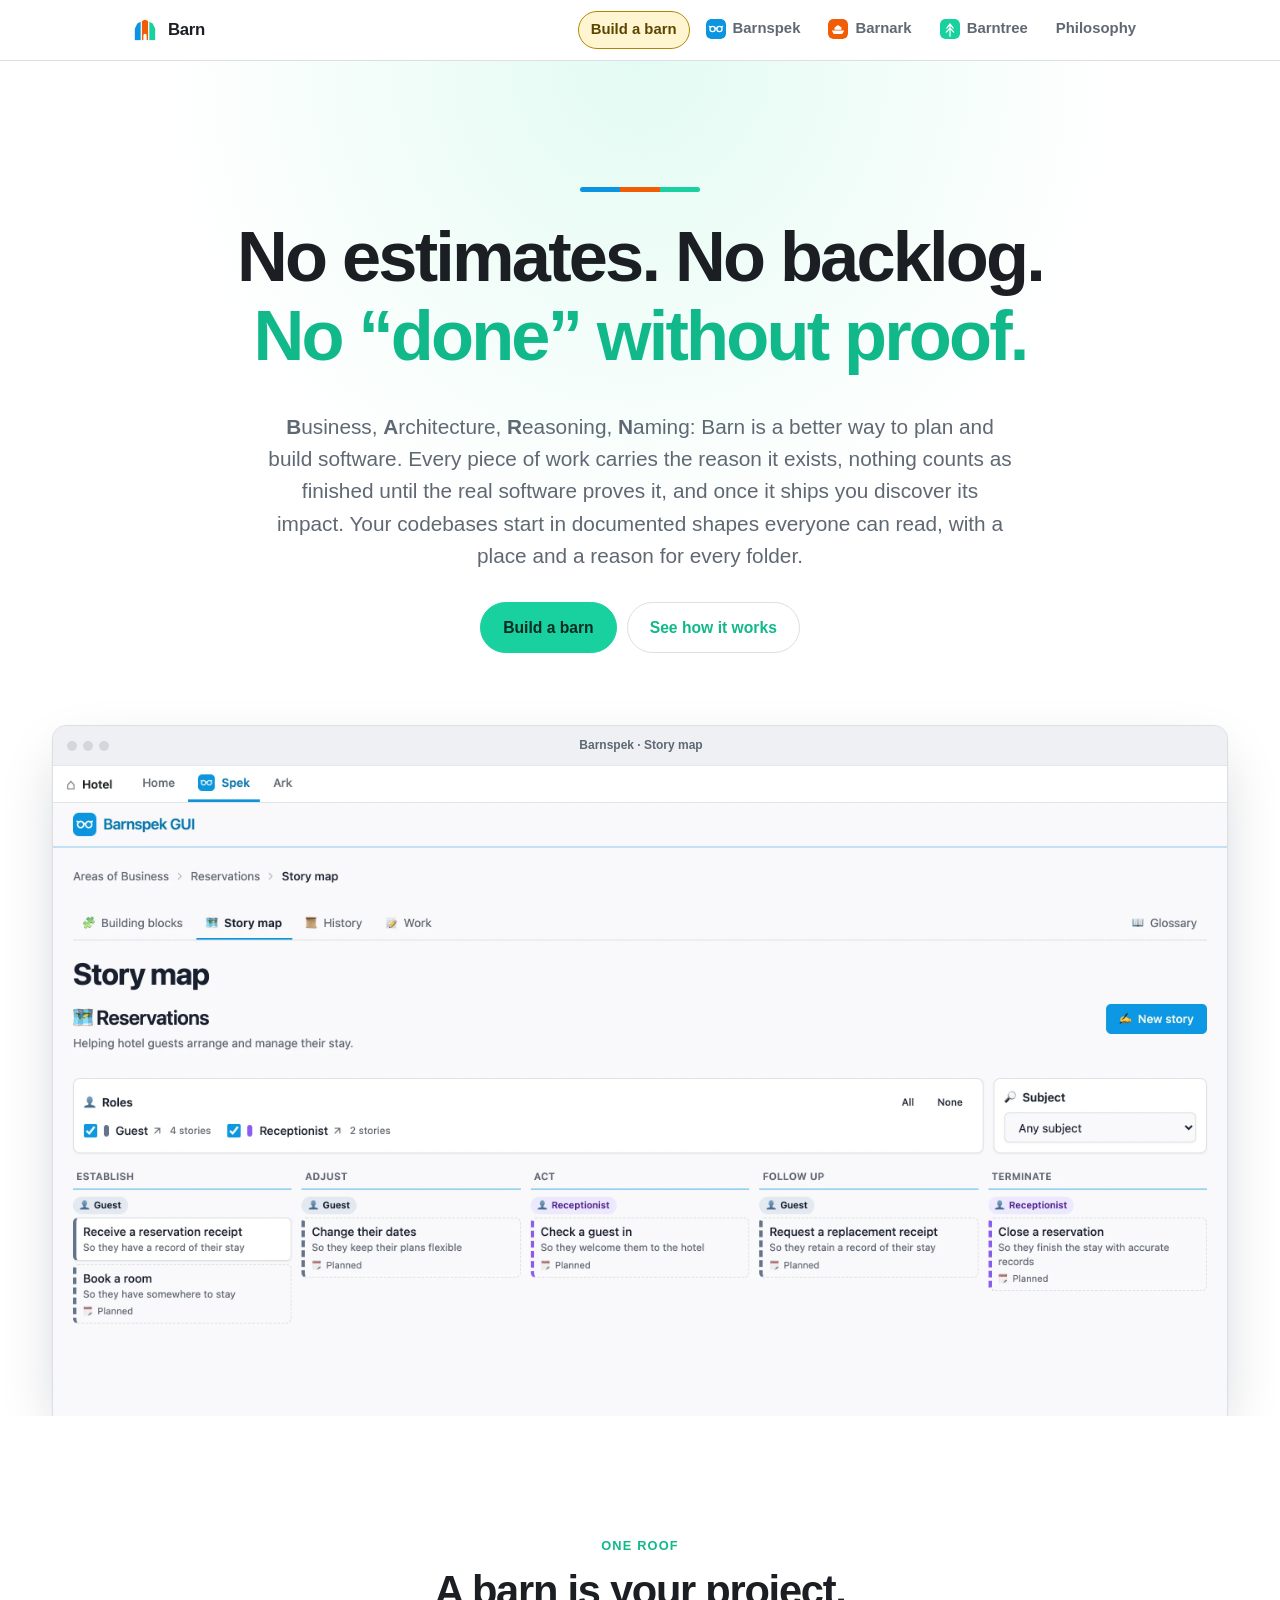
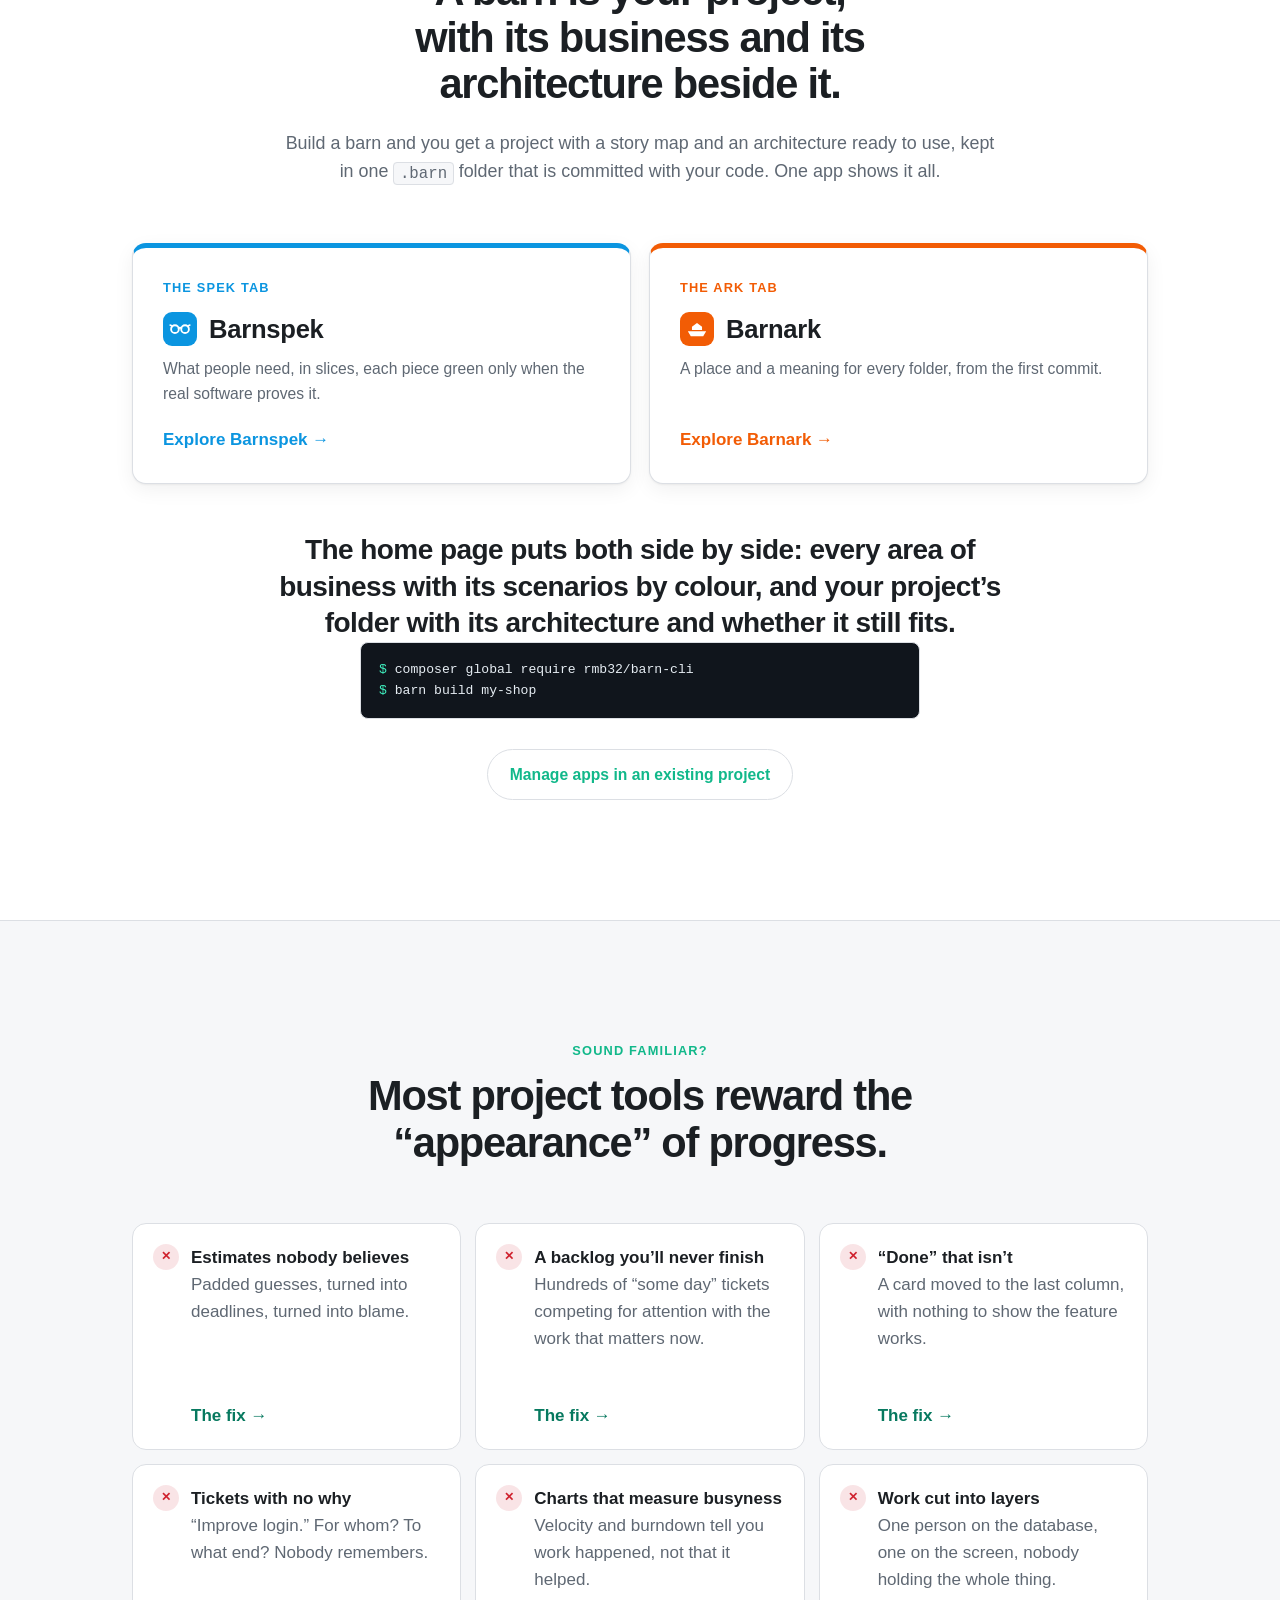
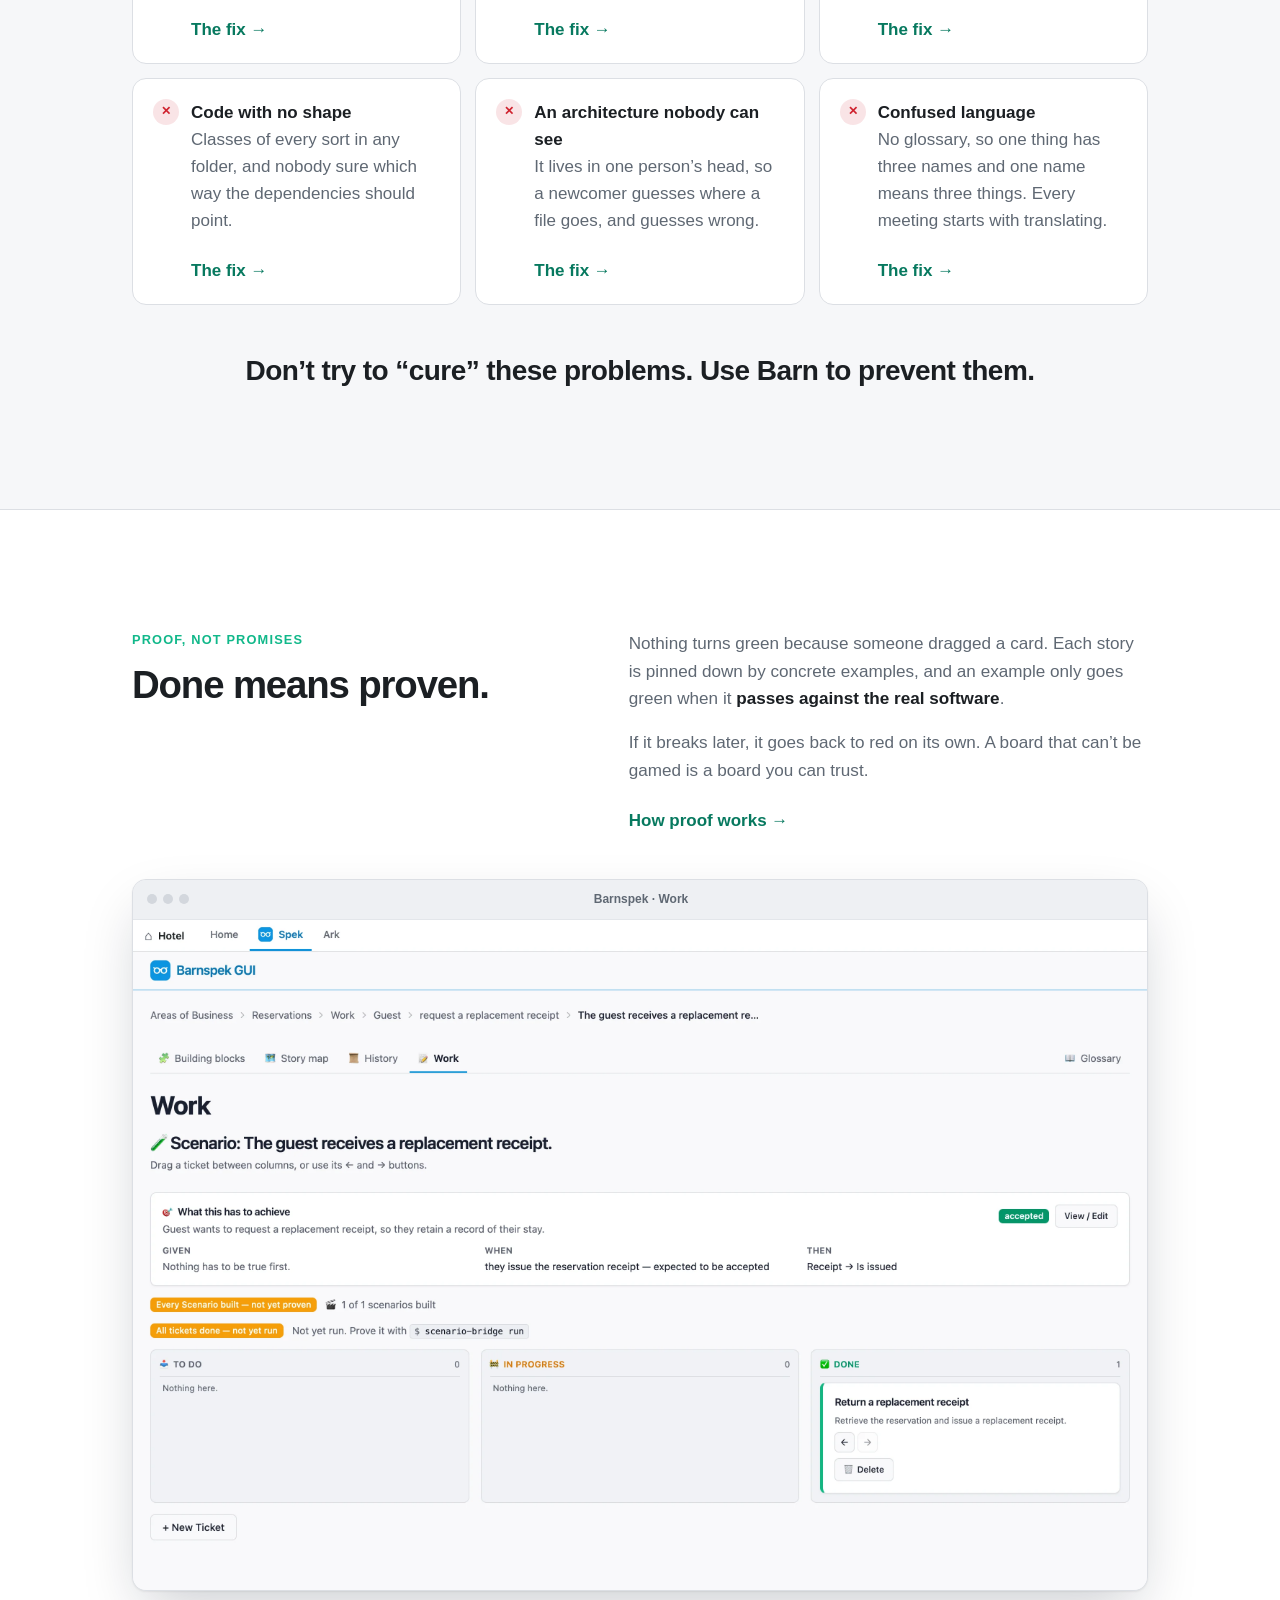
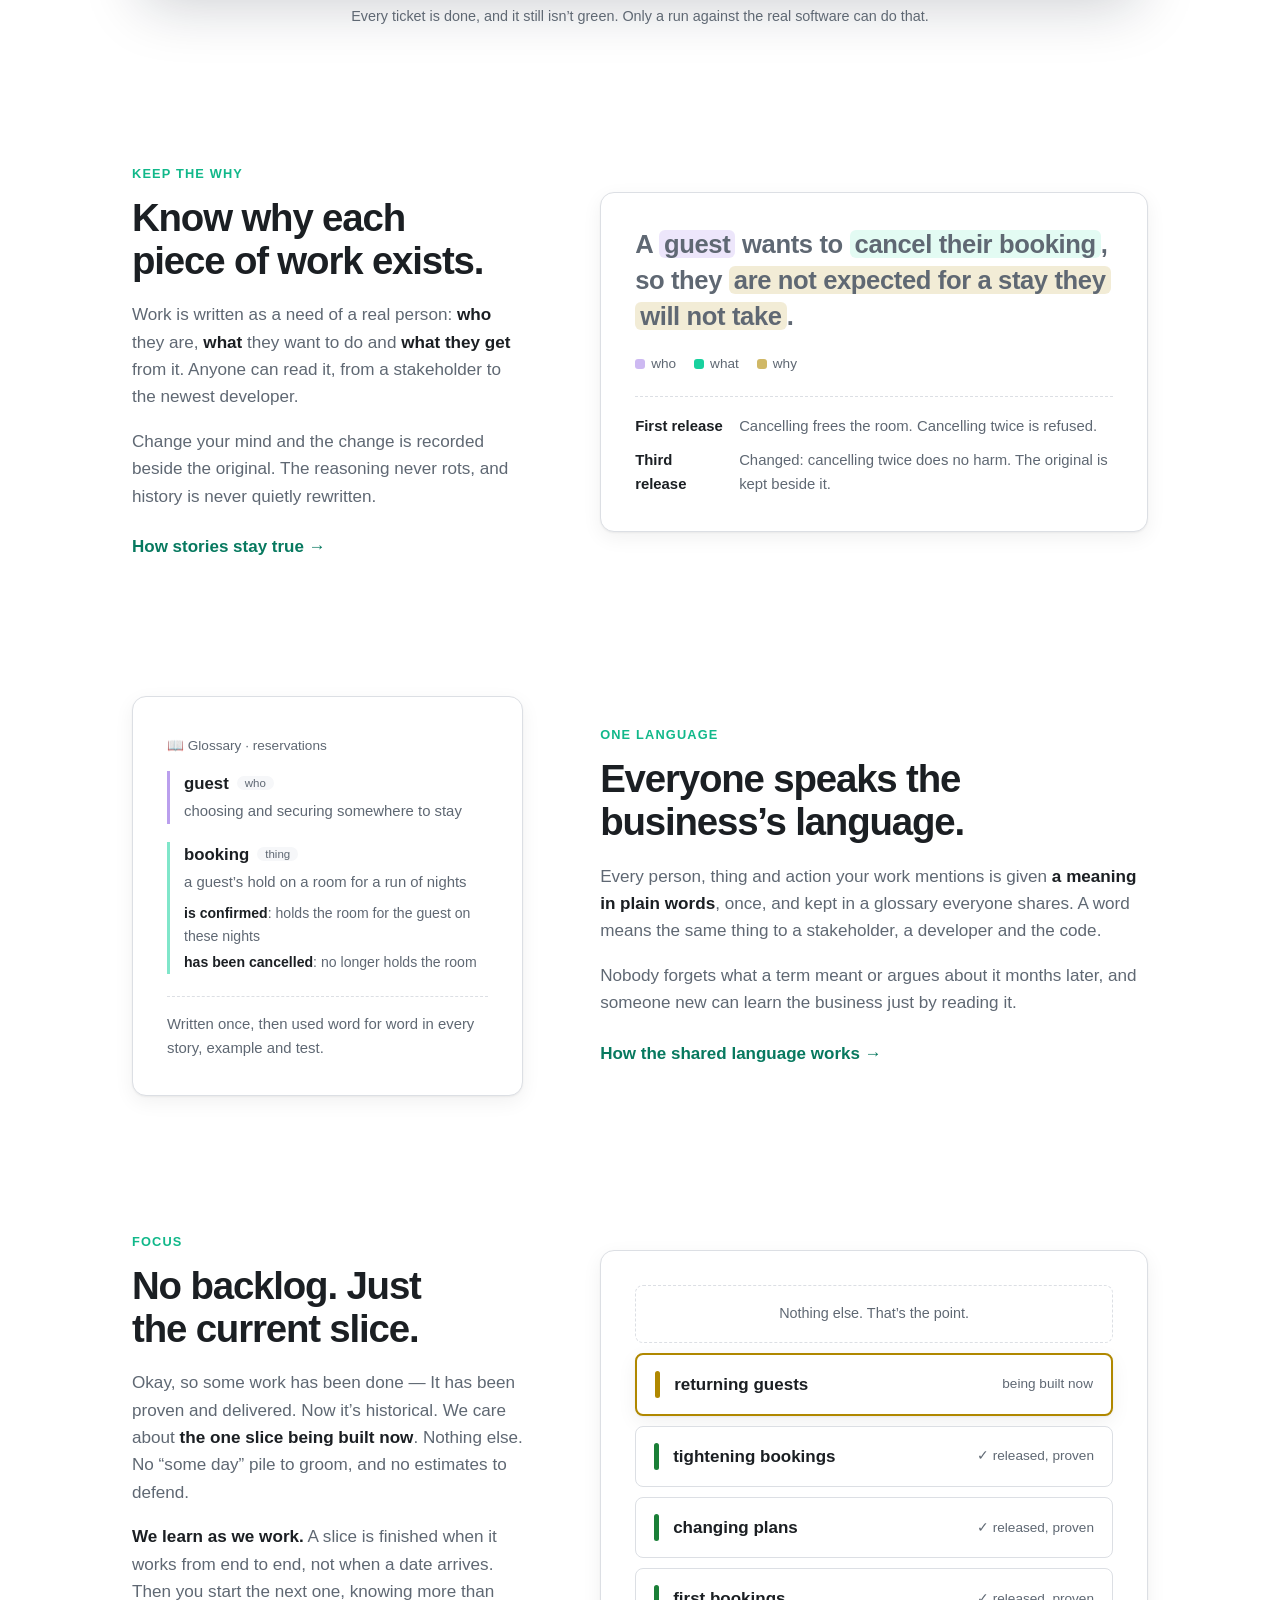
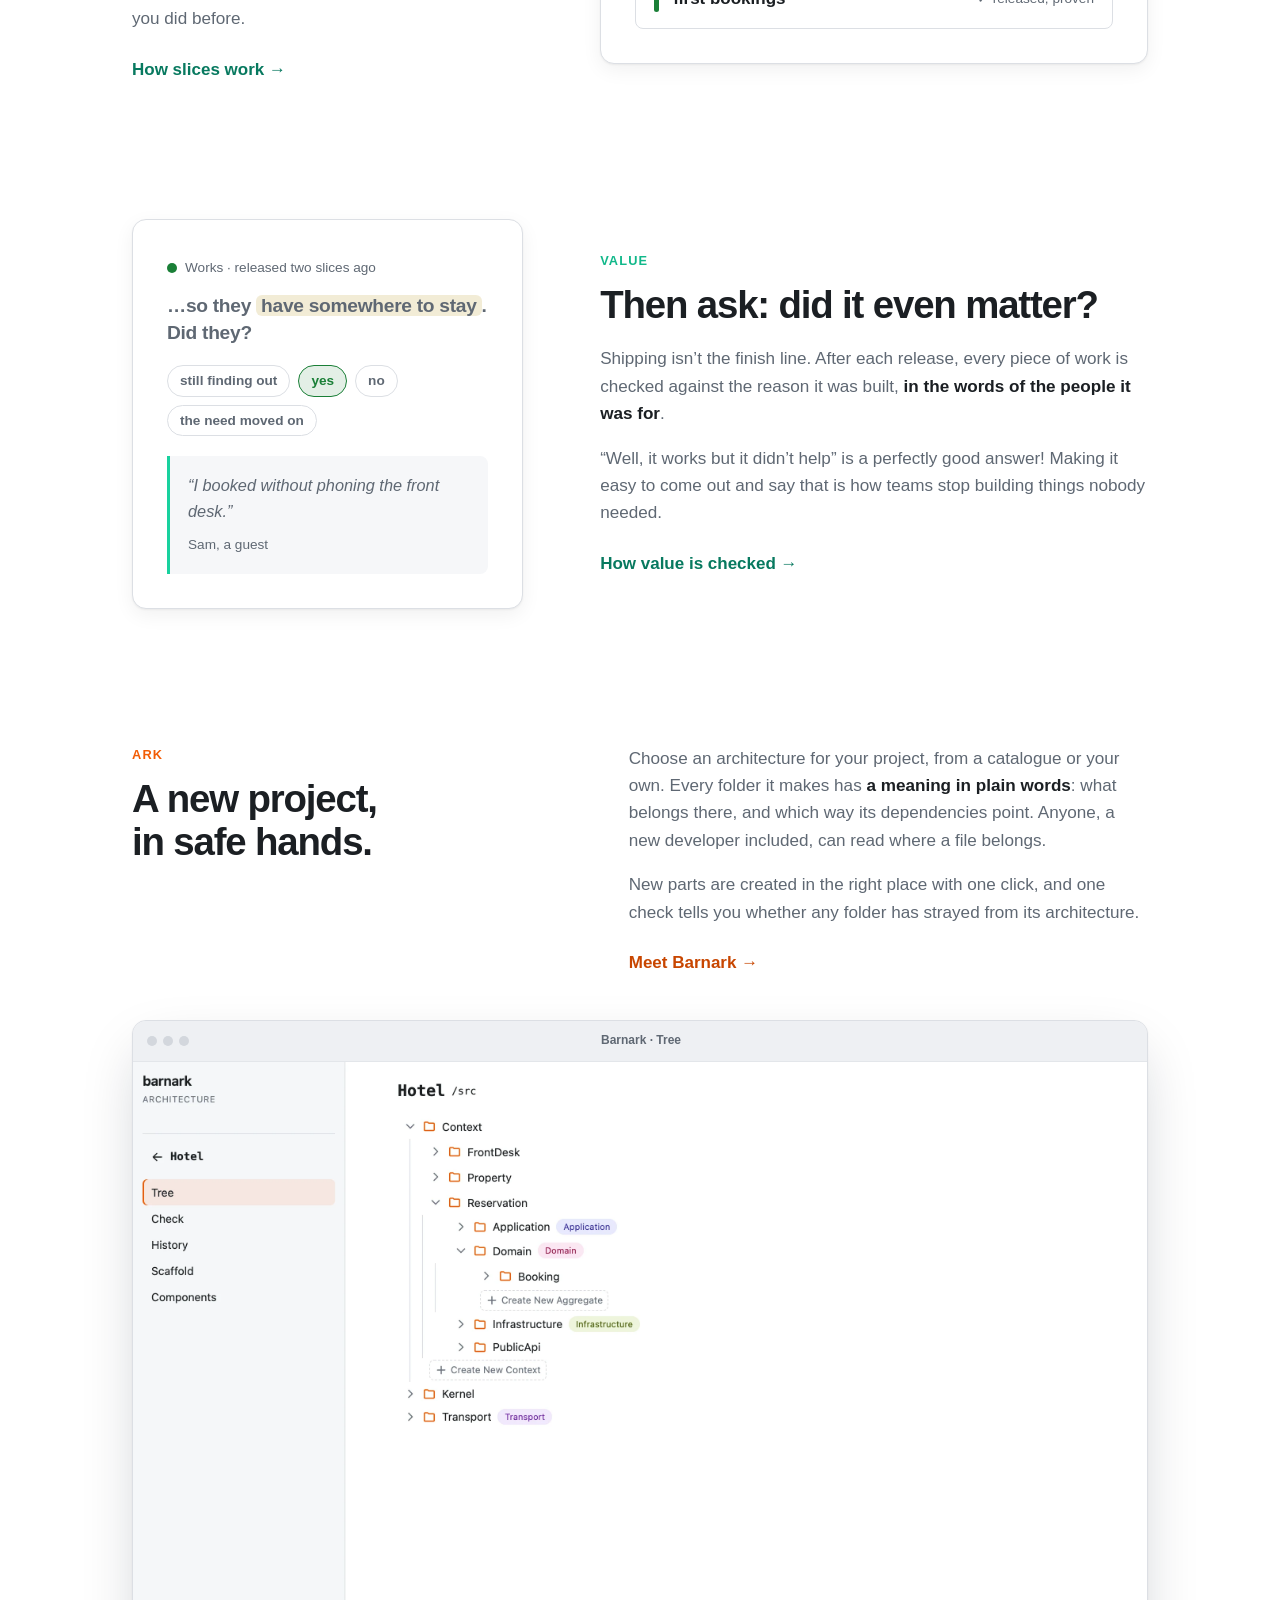
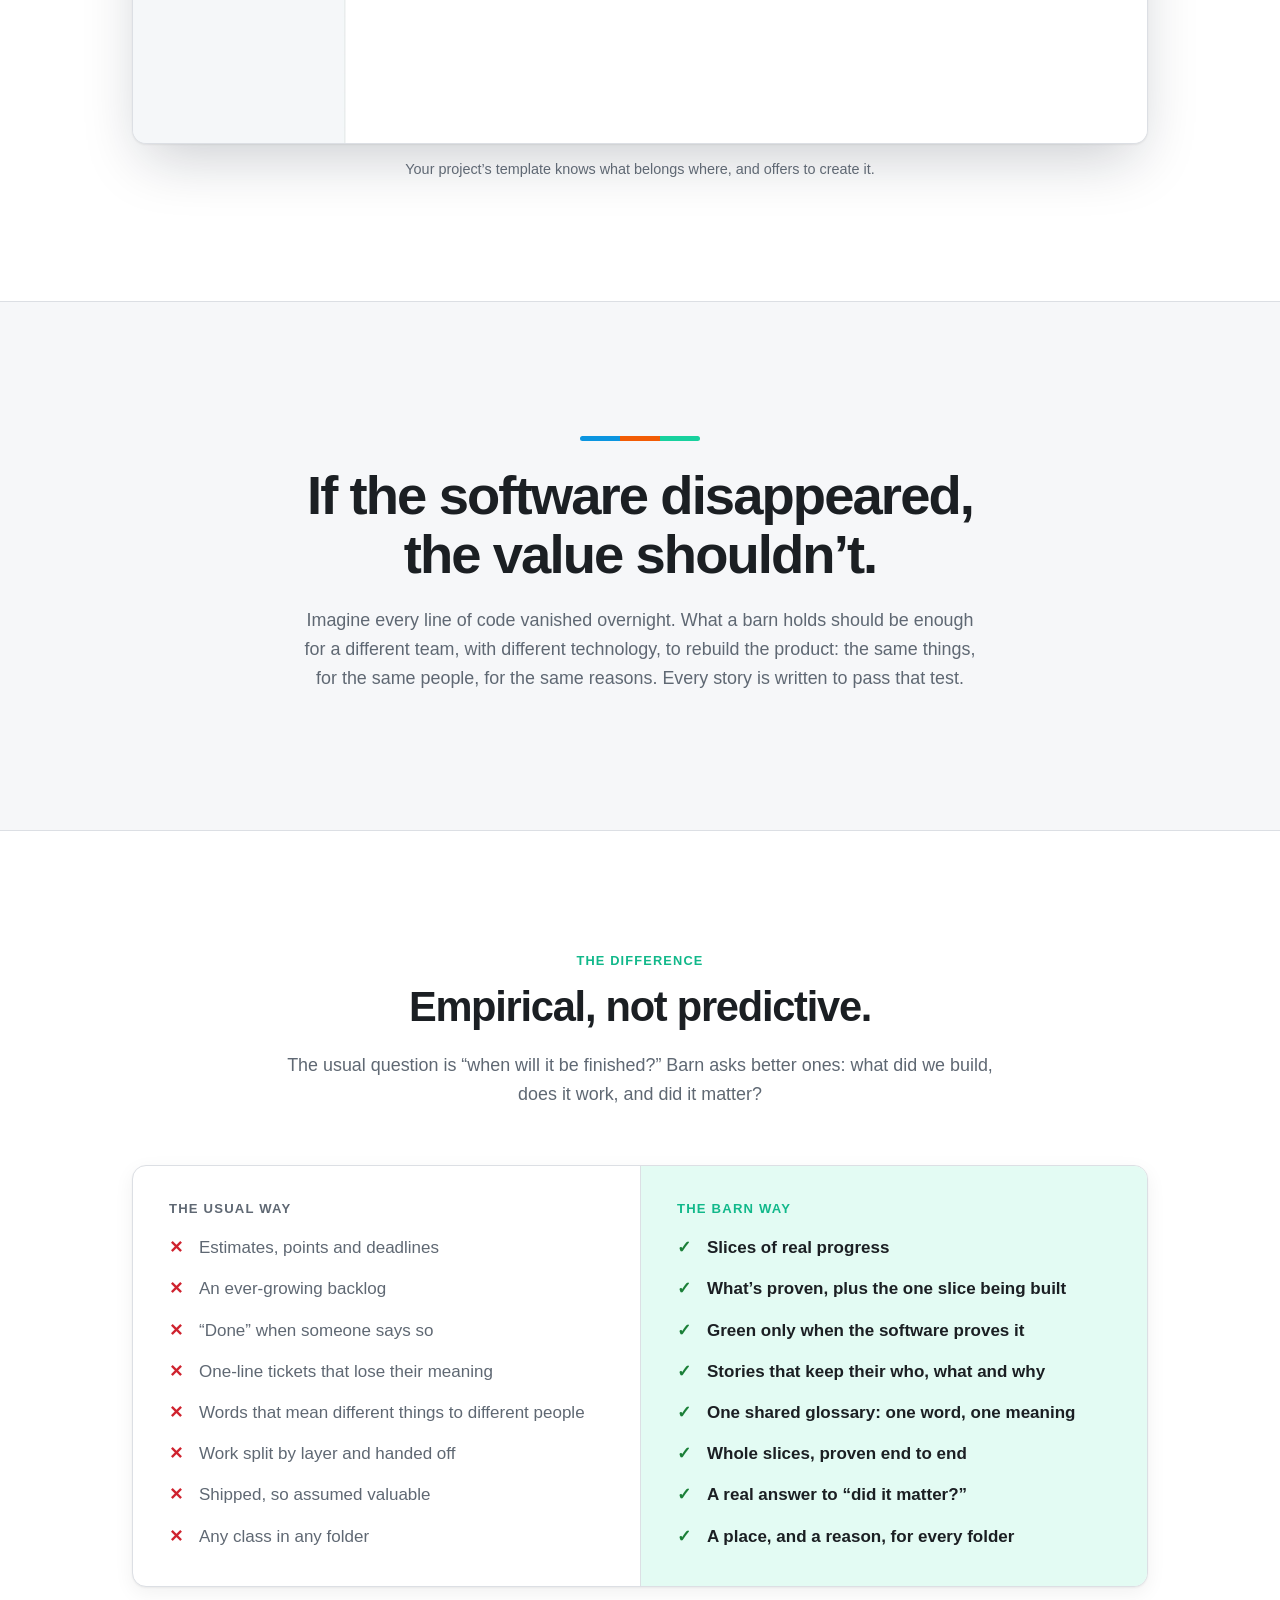
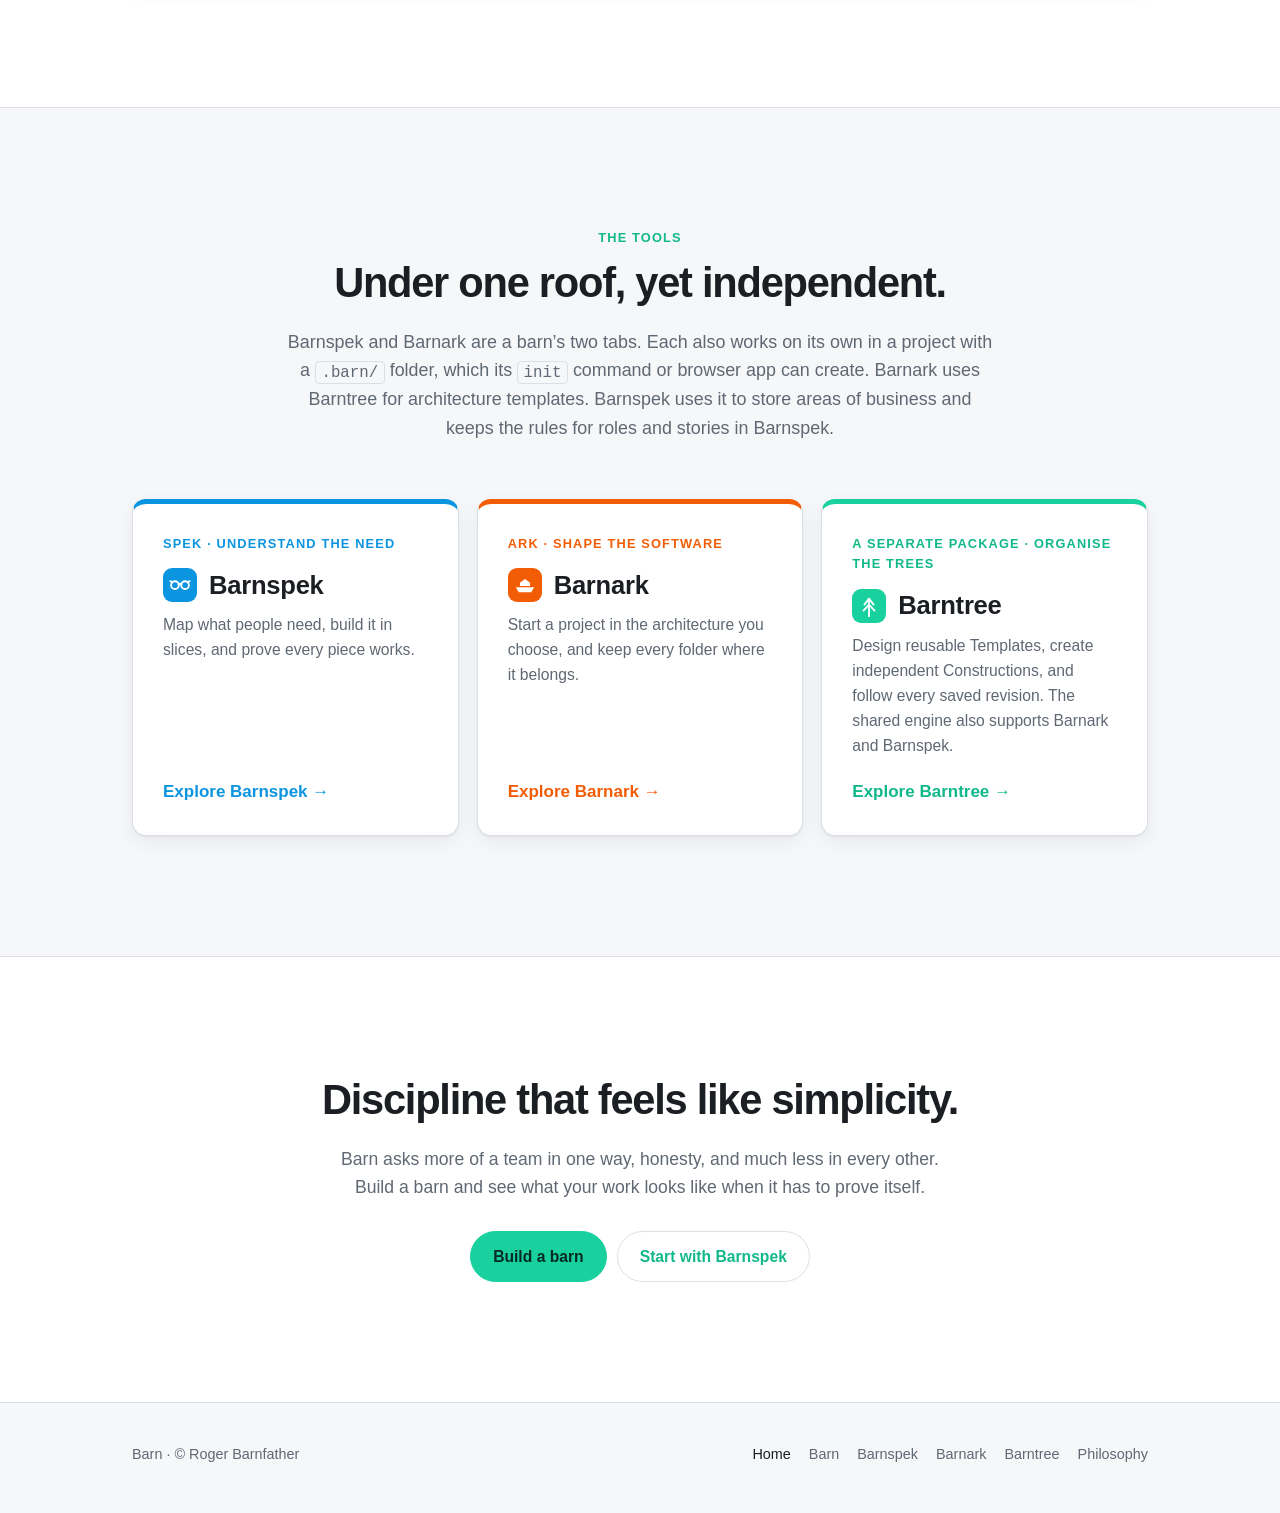
<file: index.html>
<!doctype html>
<html lang="en-GB">
<head>
  <meta charset="utf-8">
  <meta name="viewport" content="width=device-width, initial-scale=1">
  <title>Barn</title>
  <meta name="description" content="No estimates. No backlog. No “done” without proof. Barn is a better way to plan, build and prove software.">
  <link rel="icon" href="assets/base/barn.svg" type="image/svg+xml">
  <link rel="stylesheet" href="assets/base/base.css">
  <link rel="stylesheet" href="assets/site.css">
</head>
<body data-brand="barn">
  <a class="skip" href="#main">Skip to content</a>

  <header class="site-header">
    <div class="wrap">
      <a class="wordmark" href="index.html"><svg class="barn-mark" viewBox="0 0 32 32" aria-hidden="true"><clipPath id="barn-mark-shape"><path d="M3 29V15.5L6.5 8 16 3l9.5 5 3.5 7.5V29Z"/></clipPath><g clip-path="url(#barn-mark-shape)"><rect x="3" y="0" width="7.67" height="29"/><path d="M12.17 0h7.66v29h-7.66ZM14 29v-6.5a2 2 0 0 1 4 0V29Z" fill-rule="evenodd"/><rect x="21.33" y="0" width="7.67" height="29"/></g></svg>Barn</a>
      <nav aria-label="Tools">
        <ul class="nav">
          <li class="nav-cta"><a href="barn.html">Build a barn</a></li>
          <li data-brand="spec"><a href="https://rogerbarnfather.github.io/barnspek-website/"><img class="nav-logo" src="assets/base/barnspek.svg" alt="" width="20" height="20">Barnspek</a></li>
          <li data-brand="ark"><a href="https://rogerbarnfather.github.io/barnark-website/"><img class="nav-logo" src="assets/base/barnark.svg" alt="" width="20" height="20">Barnark</a></li>
          <li data-brand="tree"><a href="https://rogerbarnfather.github.io/barntree-website/"><img class="nav-logo" src="assets/base/barntree.svg" alt="" width="20" height="20">Barntree</a></li>
          <li><a href="philosophy.html">Philosophy</a></li>
        </ul>
      </nav>
    </div>
  </header>

  <main id="main">
    <section class="hero">
      <div class="wrap">
        <div class="tri-rule" aria-hidden="true"><i></i><i></i><i></i></div>
        <h1>No estimates. No backlog. <span class="accent">No “done” without proof.</span></h1>
        <p class="lede"><strong>B</strong>usiness, <strong>A</strong>rchitecture, <strong>R</strong>easoning, <strong>N</strong>aming: Barn is a better way to plan and build software. Every piece of work carries the reason it exists, nothing counts as finished until the real software proves it, and once it ships you discover its impact. Your codebases start in documented shapes everyone can read, with a place and a reason for every folder.</p>
        <div class="actions">
          <a class="btn" href="barn.html">Build a barn</a>
          <a class="btn ghost" href="#how">See how it works</a>
        </div>
      </div>
      <div class="wrap wide hero-shot">
        <figure class="shot">
          <div class="shot-bar" aria-hidden="true"><i></i><i></i><i></i><span>Barnspek · Story map</span></div>
          <picture><source media="(prefers-color-scheme: dark)" srcset="assets/screens/spec-map-dark.webp"><img src="assets/screens/spec-map.webp" width="2816" height="1560" alt="The Barnspek Story map for a hotel’s Reservations. Six stories are grouped by Guest and Receptionist across Establish, Adjust, Act, Follow Up and Terminate. Five unreleased stories are marked Planned, and filters select roles or a subject."></picture>
        </figure>
      </div>
    </section>

    <section class="section">
      <div class="wrap">
        <div class="section-head center">
          <span class="kicker">One roof</span>
          <h2>A barn is your project, with its business and its architecture beside it.</h2>
          <p>Build a barn and you get a project with a story map and an architecture ready to use, kept in one <code>.barn</code> folder that is committed with your code. One app shows it all.</p>
        </div>
        <div class="grid two">
          <a class="card product" data-brand="spec" href="barnspek.html">
            <span class="role">The Spek tab</span>
            <h3><svg class="mark" viewBox="0 0 24 24" fill="currentColor" aria-hidden="true"><g transform="translate(-4 -4)"><g transform="translate(16 16) scale(1.45) translate(-16 -16.5)" fill="none" stroke="currentColor" stroke-width="1.4" stroke-linecap="round" stroke-linejoin="round"><circle cx="12.2" cy="16.6" r="2.9"/><circle cx="19.8" cy="16.6" r="2.9"/><path d="M15 16c.6-.7 1.4-.7 2 0"/><path d="M10.15 14.55C9.65 13.95 9.2 13.55 8.7 13.55M21.85 14.55C22.35 13.95 22.8 13.55 23.3 13.55"/></g></g></svg>Barnspek</h3>
            <p>What people need, in slices, each piece green only when the real software proves it.</p>
            <span class="more">Explore Barnspek</span>
          </a>
          <a class="card product" data-brand="ark" href="barnark.html">
            <span class="role">The Ark tab</span>
            <h3><svg class="mark" viewBox="0 0 24 24" fill="currentColor" aria-hidden="true"><path d="M2 14.5h20l-3.2 5.5H5.2zM6.5 13V9.5L12 5.5l5.5 4V13z"/></svg>Barnark</h3>
            <p>A place and a meaning for every folder, from the first commit.</p>
            <span class="more">Explore Barnark</span>
          </a>
        </div>
        <p class="punchline">The home page puts both side by side: every area of business with its scenarios by colour, and your project’s folder with its architecture and whether it still fits.</p>
<pre style="max-width: 560px; margin: 0 auto; text-align: left"><code><span class="p">$ </span>composer global require rmb32/barn-cli
<span class="p">$ </span>barn build my-shop</code></pre>
        <div class="actions" style="justify-content: center">
          <a class="btn ghost" href="barn.html#manage-apps">Manage apps in an existing project</a>
        </div>
      </div>
    </section>

    <section class="section alt">
      <div class="wrap">
        <div class="section-head center">
          <span class="kicker">Sound familiar?</span>
          <h2>Most project tools reward the “appearance” of progress.</h2>
        </div>
        <ul class="pains">
          <li>
            <div class="pain-problem"><strong>Estimates nobody believes</strong>Padded guesses, turned into deadlines, turned into blame.</div>
            <div class="pain-fix"><strong>With Barn</strong>Work goes ahead one small slice at a time, and each slice is judged by proof. Nothing rests on a guess about the whole.</div>
            <button class="pain-toggle" type="button" aria-expanded="false" hidden>The fix</button>
          </li>
          <li>
            <div class="pain-problem"><strong>A backlog you’ll never finish</strong>Hundreds of “some day” tickets competing for attention with the work that matters now.</div>
            <div class="pain-fix"><strong>With Barn</strong>Barn has one active phase. Nothing is parked far ahead, and you replan after each release.</div>
            <button class="pain-toggle" type="button" aria-expanded="false" hidden>The fix</button>
          </li>
          <li>
            <div class="pain-problem"><strong>“Done” that isn’t</strong>A card moved to the last column, with nothing to show the feature works.</div>
            <div class="pain-fix"><strong>With Barn</strong>An example goes green only when it passes against the real software, and it goes red again if it breaks.</div>
            <button class="pain-toggle" type="button" aria-expanded="false" hidden>The fix</button>
          </li>
          <li>
            <div class="pain-problem"><strong>Tickets with no why</strong>“Improve login.” For whom? To what end? Nobody remembers.</div>
            <div class="pain-fix"><strong>With Barn</strong>Every piece of work carries the reason it exists, so nobody has to remember it.</div>
            <button class="pain-toggle" type="button" aria-expanded="false" hidden>The fix</button>
          </li>
          <li>
            <div class="pain-problem"><strong>Charts that measure busyness</strong>Velocity and burndown tell you work happened, not that it helped.</div>
            <div class="pain-fix"><strong>With Barn</strong>Progress means examples passing, and once it ships you discover its impact.</div>
            <button class="pain-toggle" type="button" aria-expanded="false" hidden>The fix</button>
          </li>
          <li>
            <div class="pain-problem"><strong>Work cut into layers</strong>One person on the database, one on the screen, nobody holding the whole thing.</div>
            <div class="pain-fix"><strong>With Barn</strong>Stories are slices of what a person can do, so each one is finished from end to end.</div>
            <button class="pain-toggle" type="button" aria-expanded="false" hidden>The fix</button>
          </li>
          <li>
            <div class="pain-problem"><strong>Code with no shape</strong>Classes of every sort in any folder, and nobody sure which way the dependencies should point.</div>
            <div class="pain-fix"><strong>With Barn</strong>Pick an architecture template and your codebase starts in a documented shape.</div>
            <button class="pain-toggle" type="button" aria-expanded="false" hidden>The fix</button>
          </li>
          <li>
            <div class="pain-problem"><strong>An architecture nobody can see</strong>It lives in one person’s head, so a newcomer guesses where a file goes, and guesses wrong.</div>
            <div class="pain-fix"><strong>With Barn</strong>The template says what every folder is for, and a check reports what’s missing or unexpected.</div>
            <button class="pain-toggle" type="button" aria-expanded="false" hidden>The fix</button>
          </li>
          <li>
            <div class="pain-problem"><strong>Confused language</strong>No glossary, so one thing has three names and one name means three things. Every meeting starts with translating.</div>
            <div class="pain-fix"><strong>With Barn</strong>A shared glossary and agreed names live with the work, so a word means one thing.</div>
            <button class="pain-toggle" type="button" aria-expanded="false" hidden>The fix</button>
          </li>
        </ul>
        <p class="punchline">Don’t try to “cure” these problems. Use Barn to prevent them.</p>
      </div>
    </section>

    <section class="section" id="how">
      <div class="wrap">
        <div class="feature stacked">
          <div>
            <div class="copy-head">
              <span class="kicker">Proof, not promises</span>
              <h2>Done means proven.</h2>
            </div>
            <div>
            <p>Nothing turns green because someone dragged a card. Each story is pinned down by concrete examples, and an example only goes green when it <strong>passes against the real software</strong>.</p>
            <p>If it breaks later, it goes back to red on its own. A board that can’t be gamed is a board you can trust.</p>
            <a class="more" href="https://rogerbarnfather.github.io/barnspek-website/docs/prove.html">How proof works</a>
            </div>
          </div>
          <figure>
            <div class="shot">
              <div class="shot-bar" aria-hidden="true"><i></i><i></i><i></i><span>Barnspek · Work</span></div>
              <picture><source media="(prefers-color-scheme: dark)" srcset="assets/screens/spec-work-dark.webp"><img src="assets/screens/spec-work.webp" width="2816" height="1860" alt="The Barnspek Work board for a guest receiving a replacement receipt. The brief shows the action and expected Receipt state. Its ticket is Done, but the scenario says “All tickets done — not yet run” and shows the scenario-bridge command."></picture>
            </div>
            <figcaption>Every ticket is done, and it still isn’t green. Only a run against the real software can do that.</figcaption>
          </figure>
        </div>

        <div class="feature">
          <div>
            <span class="kicker">Keep the why</span>
            <h2>Know why each piece of work exists.</h2>
            <p>Work is written as a need of a real person: <strong>who</strong> they are, <strong>what</strong> they want to do and <strong>what they get</strong> from it. Anyone can read it, from a stakeholder to the newest developer.</p>
            <p>Change your mind and the change is recorded beside the original. The reasoning never rots, and history is never quietly rewritten.</p>
            <a class="more" href="https://rogerbarnfather.github.io/barnspek-website/philosophy.html">How stories stay true</a>
          </div>
          <div class="panel" role="figure" aria-label="An example story and its history">
            <p class="sentence">A <span class="who">guest</span> wants to <span class="what">cancel their booking</span>, so they <span class="why">are not expected for a stay they will not take</span>.</p>
            <div class="sentence-key" aria-hidden="true"><span class="k-who">who</span><span class="k-what">what</span><span class="k-why">why</span></div>
            <ul class="trail">
              <li><b>First release</b><span>Cancelling frees the room. Cancelling twice is refused.</span></li>
              <li><b>Third release</b><span>Changed: cancelling twice does no harm. The original is kept beside it.</span></li>
            </ul>
          </div>
        </div>

        <div class="feature flip">
          <div>
            <span class="kicker">One language</span>
            <h2>Everyone speaks the business’s language.</h2>
            <p>Every person, thing and action your work mentions is given <strong>a meaning in plain words</strong>, once, and kept in a glossary everyone shares. A word means the same thing to a stakeholder, a developer and the code.</p>
            <p>Nobody forgets what a term meant or argues about it months later, and someone new can learn the business just by reading it.</p>
            <a class="more" href="https://rogerbarnfather.github.io/barnspek-website/docs/glossary.html">How the shared language works</a>
          </div>
          <div class="panel" role="figure" aria-label="An extract from a hotel’s reservations glossary">
            <span class="stamp">📖 Glossary · reservations</span>
            <dl class="terms">
              <div class="who">
                <dt>guest<span class="kind">who</span></dt>
                <dd>choosing and securing somewhere to stay</dd>
              </div>
              <div>
                <dt>booking<span class="kind">thing</span></dt>
                <dd>a guest’s hold on a room for a run of nights</dd>
                <dd><ul>
                  <li><b>is confirmed</b>: holds the room for the guest on these nights</li>
                  <li><b>has been cancelled</b>: no longer holds the room</li>
                </ul></dd>
              </div>
            </dl>
            <p class="terms-note">Written once, then used word for word in every story, example and test.</p>
          </div>
        </div>

        <div class="feature">
          <div>
            <span class="kicker">Focus</span>
            <h2>No backlog. Just the current slice.</h2>
            <p>Okay, so some work has been done &mdash; It has been proven and delivered. Now it’s historical. We care about <strong>the one slice being built now</strong>. Nothing else. No “some day” pile to groom, and no estimates to defend.</p>
            <p><strong>We learn as we work.</strong> A slice is finished when it works from end to end, not when a date arrives. Then you start the next one, knowing more than you did before.</p>
            <a class="more" href="https://rogerbarnfather.github.io/barnspek-website/docs/phases.html">How slices work</a>
          </div>
          <div class="panel" role="figure" aria-label="Slices of work: three released, one being built">
            <ul class="phases">
              <li class="void">Nothing else. That’s the point.</li>
              <li class="now"><span class="bar"></span><span class="name">returning guests</span><span class="meta">being built now</span></li>
              <li><span class="bar"></span><span class="name">tightening bookings</span><span class="meta">✓ released, proven</span></li>
              <li><span class="bar"></span><span class="name">changing plans</span><span class="meta">✓ released, proven</span></li>
              <li><span class="bar"></span><span class="name">first bookings</span><span class="meta">✓ released, proven</span></li>
            </ul>
          </div>
        </div>

        <div class="feature flip">
          <div>
            <span class="kicker">Value</span>
            <h2>Then ask: did it even matter?</h2>
            <p>Shipping isn’t the finish line. After each release, every piece of work is checked against the reason it was built, <strong>in the words of the people it was for</strong>.</p>
            <p>“Well, it works but it didn’t help” is a perfectly good answer! Making it easy to come out and say that is how teams stop building things nobody needed.</p>
            <a class="more" href="https://rogerbarnfather.github.io/barnspek-website/docs/phases.html#impact">How value is checked</a>
          </div>
          <div class="panel" role="figure" aria-label="Checking whether a story delivered its reward">
            <span class="stamp"><span class="lamp green"></span>Works · released two slices ago</span>
            <p class="sentence" style="font-size: 1.2rem">…so they <span class="why">have somewhere to stay</span>. <span class="muted">Did they?</span></p>
            <div class="verdicts"><span class="verdict">still finding out</span><span class="verdict on">yes</span><span class="verdict">no</span><span class="verdict">the need moved on</span></div>
            <blockquote class="quote">
              <p>“I booked without phoning the front desk.”</p>
              <cite>Sam, a guest</cite>
            </blockquote>
          </div>
        </div>

        <div class="feature stacked" data-brand="ark">
          <div>
            <div class="copy-head">
              <span class="kicker">Ark</span>
              <h2>A new project, in safe hands.</h2>
            </div>
            <div>
            <p>Choose an architecture for your project, from a catalogue or your own. Every folder it makes has <strong>a meaning in plain words</strong>: what belongs there, and which way its dependencies point. Anyone, a new developer included, can read where a file belongs.</p>
            <p>New parts are created in the right place with one click, and one check tells you whether any folder has strayed from its architecture.</p>
            <a class="more" href="barnark.html">Meet Barnark</a>
            </div>
          </div>
          <figure>
            <div class="shot">
              <div class="shot-bar" aria-hidden="true"><i></i><i></i><i></i><span>Barnark · Tree</span></div>
              <picture><source media="(prefers-color-scheme: dark)" srcset="assets/screens/ark-browse-dark.webp"><img src="assets/screens/ark-browse.webp" width="2560" height="1720" alt="The Barnark browser app for a hotel project. Hotel is an ark at /src, made from the team’s copy of Domain Driven Design. Its tree is open: the Context folder holds FrontDesk, Property and Reservation, and Reservation’s Domain holds a Booking aggregate. Dashed buttons offer Create New Aggregate and Create New Context where the template allows them."></picture>
            </div>
            <figcaption>Your project’s template knows what belongs where, and offers to create it.</figcaption>
          </figure>
        </div>
      </div>
    </section>

    <div class="section alt">
      <div class="wrap principle">
        <div class="tri-rule" aria-hidden="true"><i></i><i></i><i></i></div>
        <p class="big">If the software disappeared, the value shouldn’t.</p>
        <p>Imagine every line of code vanished overnight. What a barn holds should be enough for a different team, with different technology, to rebuild the product: the same things, for the same people, for the same reasons. Every story is written to pass that test.</p>
      </div>
    </div>

    <section class="section">
      <div class="wrap">
        <div class="section-head center">
          <span class="kicker">The difference</span>
          <h2>Empirical, not predictive.</h2>
          <p>The usual question is “when will it be finished?” Barn asks better ones: what did we build, does it work, and did it matter?</p>
        </div>
        <div class="versus">
          <div class="old">
            <h3>The usual way</h3>
            <ul>
              <li>Estimates, points and deadlines</li>
              <li>An ever-growing backlog</li>
              <li>“Done” when someone says so</li>
              <li>One-line tickets that lose their meaning</li>
              <li>Words that mean different things to different people</li>
              <li>Work split by layer and handed off</li>
              <li>Shipped, so assumed valuable</li>
              <li>Any class in any folder</li>
            </ul>
          </div>
          <div class="new">
            <h3>The Barn way</h3>
            <ul>
              <li>Slices of real progress</li>
              <li>What’s proven, plus the one slice being built</li>
              <li>Green only when the software proves it</li>
              <li>Stories that keep their who, what and why</li>
              <li>One shared glossary: one word, one meaning</li>
              <li>Whole slices, proven end to end</li>
              <li>A real answer to “did it matter?”</li>
              <li>A place, and a reason, for every folder</li>
            </ul>
          </div>
        </div>
      </div>
    </section>

    <section class="section alt">
      <div class="wrap">
        <div class="section-head center">
          <span class="kicker">The tools</span>
          <h2>Under one roof, yet independent.</h2>
          <p>Barnspek and Barnark are a barn’s two tabs. Each also works on its own in a project with a <code>.barn/</code> folder, which its <code>init</code> command or browser app can create. Barnark uses Barntree for architecture templates. Barnspek uses it to store areas of business and keeps the rules for roles and stories in Barnspek.</p>
        </div>
        <div class="grid three">
          <a class="card product" data-brand="spec" href="barnspek.html">
            <span class="role">Spek · understand the need</span>
            <h3><svg class="mark" viewBox="0 0 24 24" fill="currentColor" aria-hidden="true"><g transform="translate(-4 -4)"><g transform="translate(16 16) scale(1.45) translate(-16 -16.5)" fill="none" stroke="currentColor" stroke-width="1.4" stroke-linecap="round" stroke-linejoin="round"><circle cx="12.2" cy="16.6" r="2.9"/><circle cx="19.8" cy="16.6" r="2.9"/><path d="M15 16c.6-.7 1.4-.7 2 0"/><path d="M10.15 14.55C9.65 13.95 9.2 13.55 8.7 13.55M21.85 14.55C22.35 13.95 22.8 13.55 23.3 13.55"/></g></g></svg>Barnspek</h3>
            <p>Map what people need, build it in slices, and prove every piece works.</p>
            <span class="more">Explore Barnspek</span>
          </a>
          <a class="card product" data-brand="ark" href="barnark.html">
            <span class="role">Ark · shape the software</span>
            <h3><svg class="mark" viewBox="0 0 24 24" fill="currentColor" aria-hidden="true"><path d="M2 14.5h20l-3.2 5.5H5.2zM6.5 13V9.5L12 5.5l5.5 4V13z"/></svg>Barnark</h3>
            <p>Start a project in the architecture you choose, and keep every folder where it belongs.</p>
            <span class="more">Explore Barnark</span>
          </a>
          <a class="card product" data-brand="tree" href="barntree.html">
            <span class="role">A separate package · organise the trees</span>
            <h3><svg class="mark" viewBox="0 0 24 24" fill="currentColor" aria-hidden="true"><path transform="translate(-4 -4)" d="M16 8V27.5M11 14.5L16 8L21 14.5M10 21L16 14.5L22 21" fill="none" stroke="currentColor" stroke-width="2" stroke-linecap="round" stroke-linejoin="round"/></svg>Barntree</h3>
            <p>Design reusable Templates, create independent Constructions, and follow every saved revision. The shared engine also supports Barnark and Barnspek.</p>
            <span class="more">Explore Barntree</span>
          </a>
        </div>
      </div>
    </section>

    <section class="section">
      <div class="wrap cta">
        <h2>Discipline that feels like simplicity.</h2>
        <p>Barn asks more of a team in one way, honesty, and much less in every other. Build a barn and see what your work looks like when it has to prove itself.</p>
        <div class="actions">
          <a class="btn" href="barn.html">Build a barn</a>
          <a class="btn ghost" href="barnspek.html">Start with Barnspek</a>
        </div>
      </div>
    </section>
  </main>

  <footer class="site-footer">
    <div class="wrap">
      <span>Barn · © Roger Barnfather</span>
      <nav aria-label="Footer">
        <a href="index.html" aria-current="page">Home</a>
        <a href="barn.html">Barn</a>
        <a href="https://rogerbarnfather.github.io/barnspek-website/">Barnspek</a>
        <a href="https://rogerbarnfather.github.io/barnark-website/">Barnark</a>
        <a href="https://rogerbarnfather.github.io/barntree-website/">Barntree</a>
        <a href="philosophy.html">Philosophy</a>
      </nav>
    </div>
  </footer>
<script>
  document.querySelectorAll('.pains').forEach(function (list) {
    list.classList.add('interactive');
    list.querySelectorAll('li').forEach(function (card) {
      var button = card.querySelector('.pain-toggle');
      button.hidden = false;
      button.addEventListener('click', function () {
        var open = card.toggleAttribute('data-open');
        button.setAttribute('aria-expanded', open);
        button.textContent = open ? 'The problem' : 'The fix';
      });
    });
  });
</script>
</body>
</html>
</file>
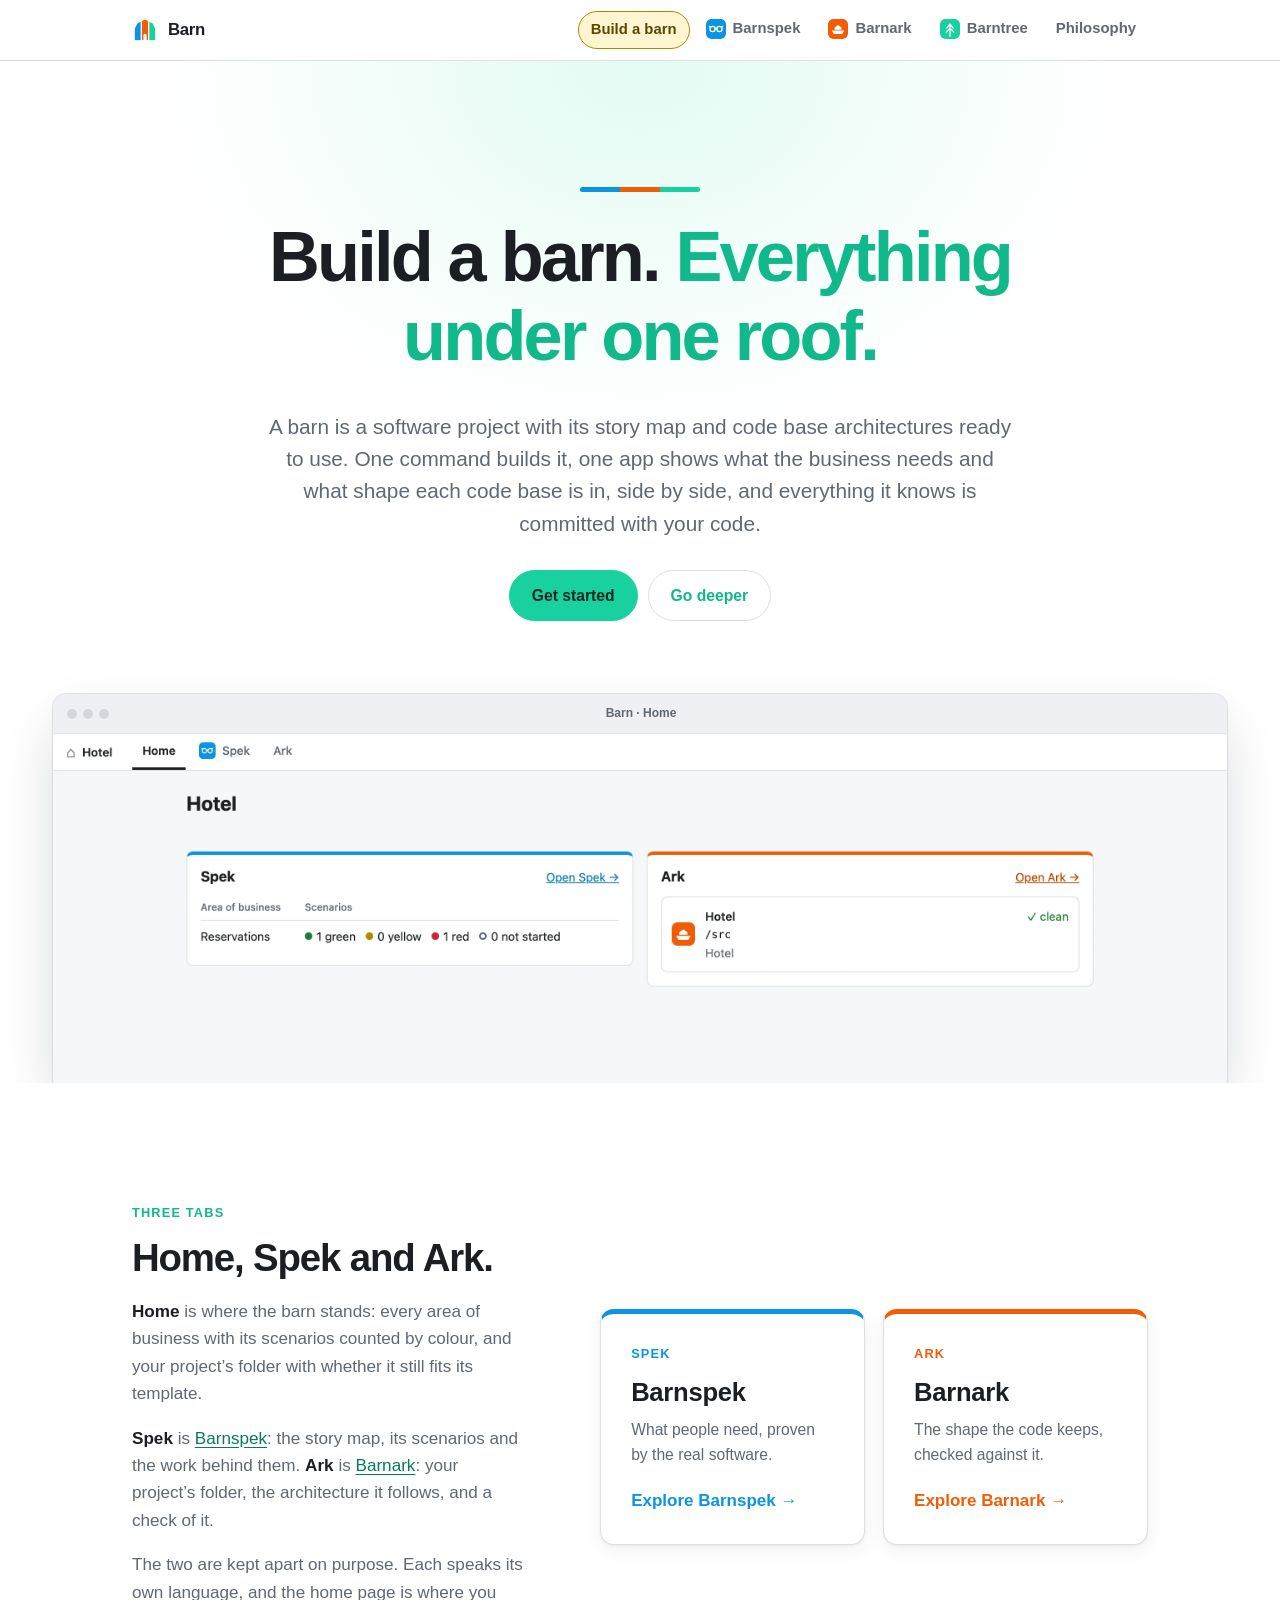
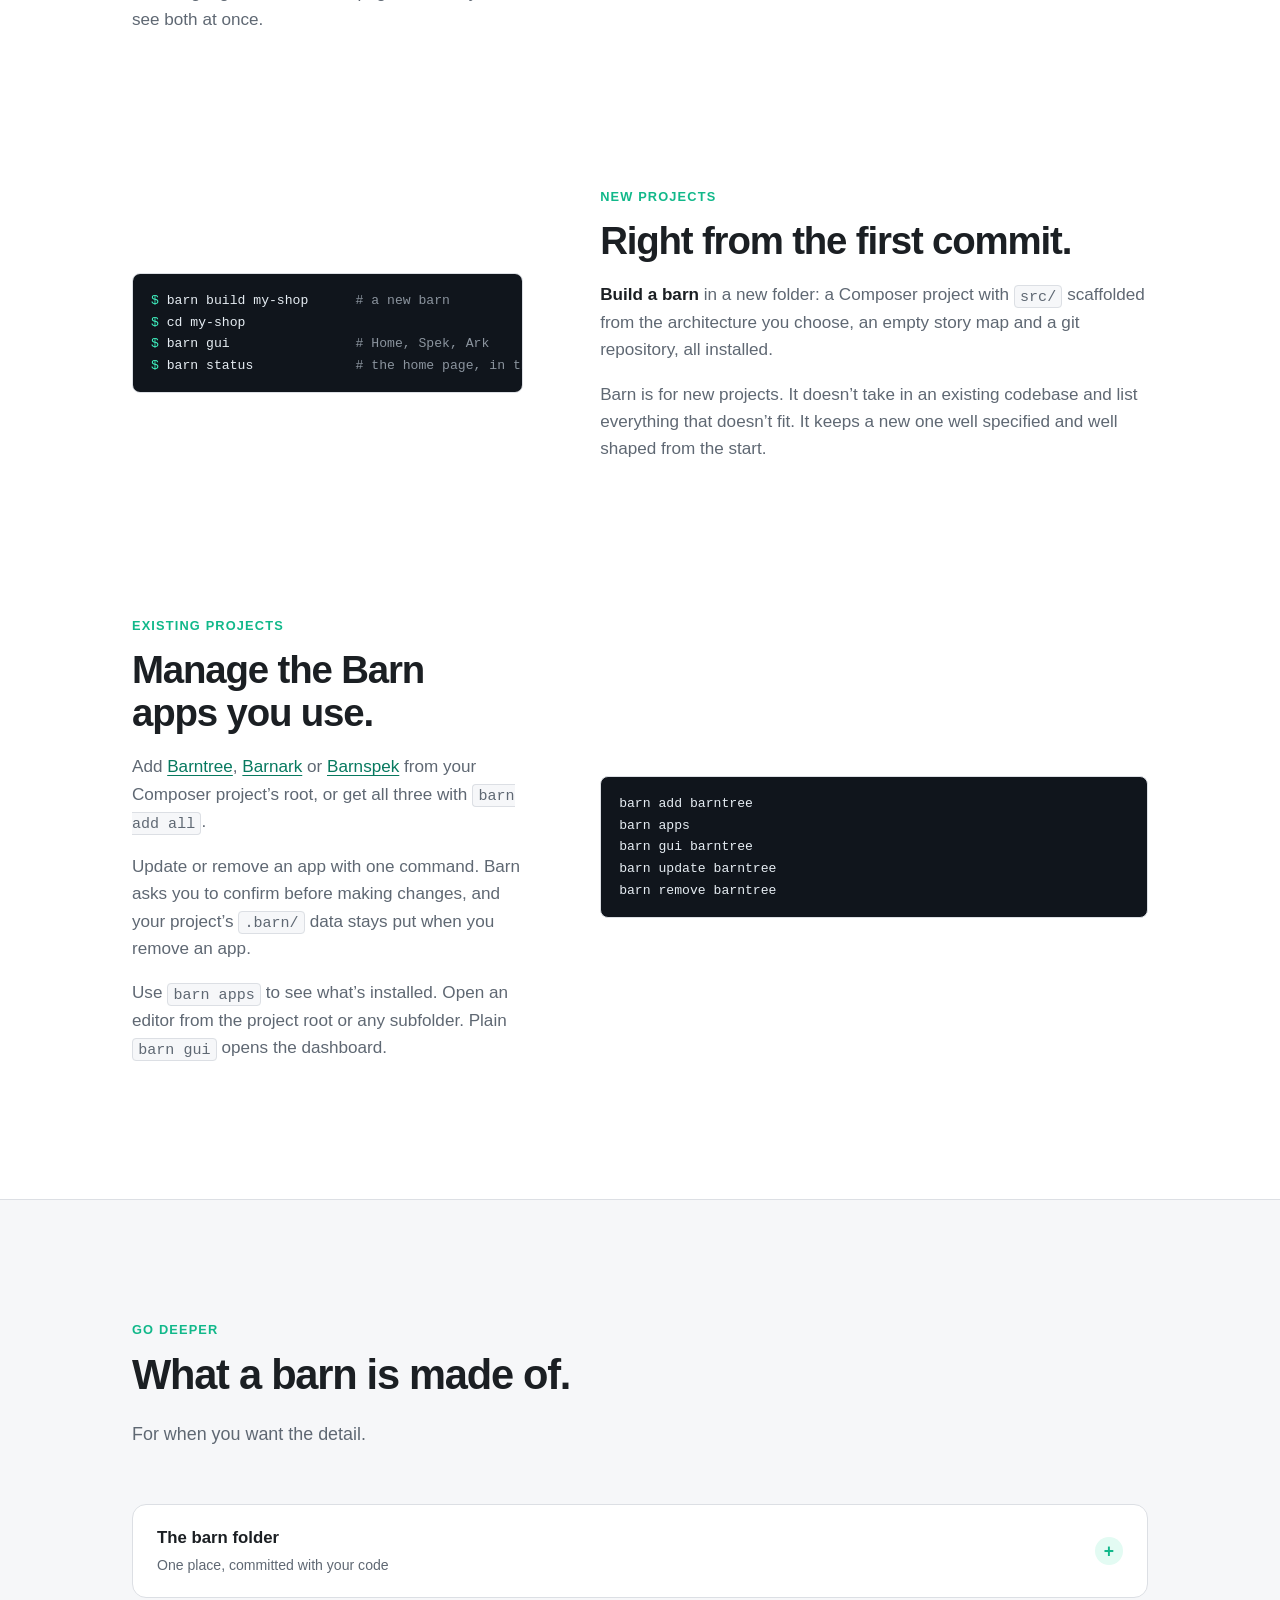
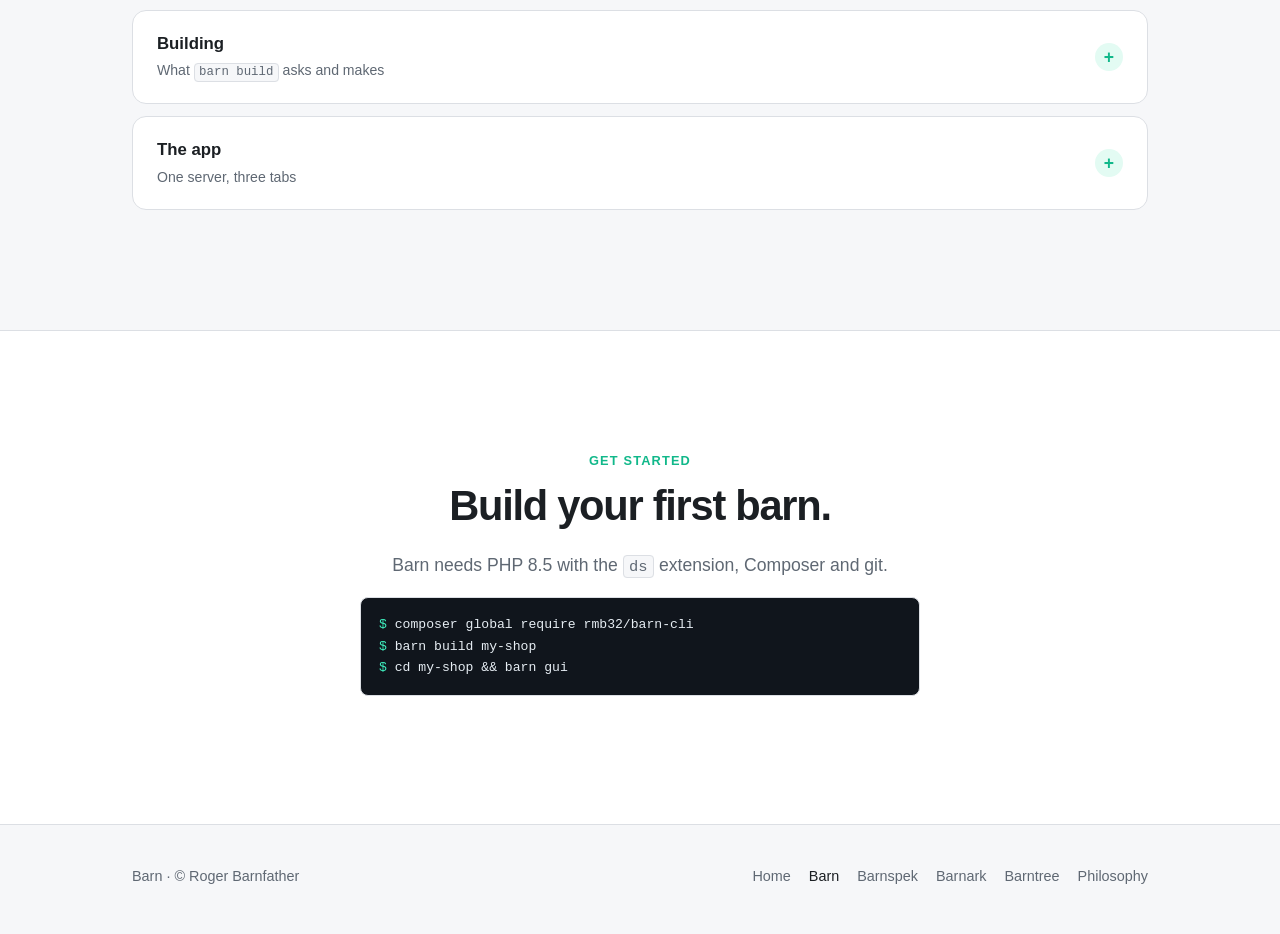
<file: barn.html>
<!doctype html>
<html lang="en-GB">
<head>
  <meta charset="utf-8">
  <meta name="viewport" content="width=device-width, initial-scale=1">
  <title>Build a barn · Barn</title>
  <meta name="description" content="A barn is a software project with its story map and code base architectures under one roof: one command builds it, one app shows its business and its architectures side by side.">
  <link rel="icon" href="assets/base/barn.svg" type="image/svg+xml">
  <link rel="stylesheet" href="assets/base/base.css">
  <link rel="stylesheet" href="assets/site.css">
</head>
<body data-brand="barn">
  <a class="skip" href="#main">Skip to content</a>

  <header class="site-header">
    <div class="wrap">
      <a class="wordmark" href="index.html"><svg class="barn-mark" viewBox="0 0 32 32" aria-hidden="true"><clipPath id="barn-mark-shape"><path d="M3 29V15.5L6.5 8 16 3l9.5 5 3.5 7.5V29Z"/></clipPath><g clip-path="url(#barn-mark-shape)"><rect x="3" y="0" width="7.67" height="29"/><path d="M12.17 0h7.66v29h-7.66ZM14 29v-6.5a2 2 0 0 1 4 0V29Z" fill-rule="evenodd"/><rect x="21.33" y="0" width="7.67" height="29"/></g></svg>Barn</a>
      <nav aria-label="Tools">
        <ul class="nav">
          <li class="nav-cta"><a href="barn.html" aria-current="page">Build a barn</a></li>
          <li data-brand="spec"><a href="https://rogerbarnfather.github.io/barnspek-website/"><img class="nav-logo" src="assets/base/barnspek.svg" alt="" width="20" height="20">Barnspek</a></li>
          <li data-brand="ark"><a href="https://rogerbarnfather.github.io/barnark-website/"><img class="nav-logo" src="assets/base/barnark.svg" alt="" width="20" height="20">Barnark</a></li>
          <li data-brand="tree"><a href="https://rogerbarnfather.github.io/barntree-website/"><img class="nav-logo" src="assets/base/barntree.svg" alt="" width="20" height="20">Barntree</a></li>
          <li><a href="philosophy.html">Philosophy</a></li>
        </ul>
      </nav>
    </div>
  </header>

  <main id="main">
    <section class="hero">
      <div class="wrap">
        <div class="tri-rule" aria-hidden="true"><i></i><i></i><i></i></div>
        <h1>Build a barn. <span class="accent">Everything under one roof.</span></h1>
        <p class="lede">A barn is a software project with its story map and code base architectures ready to use. One command builds it, one app shows what the business needs and what shape each code base is in, side by side, and everything it knows is committed with your code.</p>
        <div class="actions">
          <a class="btn" href="#get-started">Get started</a>
          <a class="btn ghost" href="#deeper">Go deeper</a>
        </div>
      </div>
      <div class="wrap wide hero-shot">
        <figure class="shot">
          <div class="shot-bar" aria-hidden="true"><i></i><i></i><i></i><span>Barn · Home</span></div>
          <picture><source media="(prefers-color-scheme: dark)" srcset="assets/screens/barn-home-dark.webp"><img src="assets/screens/barn-home.webp" width="2816" height="840" alt="The home page of Hotel. Spek shows Reservations with one green scenario and one red scenario. Ark shows the Hotel ark at /src, following the Hotel template, with a clean check."></picture>
        </figure>
      </div>
    </section>

    <section class="section">
      <div class="wrap">
        <div class="feature">
          <div>
            <span class="kicker">Three tabs</span>
            <h2>Home, Spek and Ark.</h2>
            <p><strong>Home</strong> is where the barn stands: every area of business with its scenarios counted by colour, and your project’s folder with whether it still fits its template.</p>
            <p><strong>Spek</strong> is <a href="barnspek.html">Barnspek</a>: the story map, its scenarios and the work behind them. <strong>Ark</strong> is <a href="barnark.html">Barnark</a>: your project’s folder, the architecture it follows, and a check of it.</p>
            <p>The two are kept apart on purpose. Each speaks its own language, and the home page is where you see both at once.</p>
          </div>
          <div class="grid two">
            <a class="card product" data-brand="spec" href="barnspek.html"><span class="role">Spek</span><h3>Barnspek</h3><p>What people need, proven by the real software.</p><span class="more">Explore Barnspek</span></a>
            <a class="card product" data-brand="ark" href="barnark.html"><span class="role">Ark</span><h3>Barnark</h3><p>The shape the code keeps, checked against it.</p><span class="more">Explore Barnark</span></a>
          </div>
        </div>

        <div class="feature flip">
          <div>
            <span class="kicker">New projects</span>
            <h2>Right from the first commit.</h2>
            <p><strong>Build a barn</strong> in a new folder: a Composer project with <code>src/</code> scaffolded from the architecture you choose, an empty story map and a git repository, all installed.</p>
            <p>Barn is for new projects. It doesn’t take in an existing codebase and list everything that doesn’t fit. It keeps a new one well specified and well shaped from the start.</p>
          </div>
<pre><code><span class="p">$ </span>barn build my-shop      <span class="c"># a new barn</span>
<span class="p">$ </span>cd my-shop
<span class="p">$ </span>barn gui                <span class="c"># Home, Spek, Ark</span>
<span class="p">$ </span>barn status             <span class="c"># the home page, in the terminal</span></code></pre>
        </div>

        <div class="feature" id="manage-apps">
          <div>
            <span class="kicker">Existing projects</span>
            <h2>Manage the Barn apps you use.</h2>
            <p>Add <a href="barntree.html">Barntree</a>, <a href="barnark.html">Barnark</a> or <a href="barnspek.html">Barnspek</a> from your Composer project’s root, or get all three with <code>barn add all</code>.</p>
            <p>Update or remove an app with one command. Barn asks you to confirm before making changes, and your project’s <code>.barn/</code> data stays put when you remove an app.</p>
            <p>Use <code>barn apps</code> to see what’s installed. Open an editor from the project root or any subfolder. Plain <code>barn gui</code> opens the dashboard.</p>
          </div>
<pre><code>barn add barntree
barn apps
barn gui barntree
barn update barntree
barn remove barntree</code></pre>
        </div>
      </div>
    </section>

    <section class="section alt" id="deeper">
      <div class="wrap">
        <div class="section-head">
          <span class="kicker">Go deeper</span>
          <h2>What a barn is made of.</h2>
          <p>For when you want the detail.</p>
        </div>
        <div class="deeper">
          <details>
            <summary><span>The barn folder<small>One place, committed with your code</small></span></summary>
            <div class="body">
<pre><code>my-shop/
  .barn/
    barn/settings.json       <span class="c"># names the barn</span>
    barnspek/                <span class="c"># Barnspek: areas of business, scenarios and work</span>
      settings.json          <span class="c"># where generated test ports go</span>
    barnark/                 <span class="c"># your project’s template and any others of your own</span>
    barntree/trees/       <span class="c"># your Templates, once you use Barntree</span>
  composer.json
  src/
  tests/</code></pre>
              <p>A barn is any project with a <code>.barn/</code> folder. Each tool keeps its settings and records in its own folder there. The tools find the nearest barn, so commands such as <code>barnspek show</code> and <code>barnark template:check</code> work from deep in <code>src/</code>. To use the tools without installing Barn, create the <code>.barn/</code> folder with <code>barnspek init</code>, <code>barnark init</code>, <code>barntree init</code> or the offer in any of their browser apps. Outside a barn, commands that need one write nothing and say where they looked.</p>
            </div>
          </details>
          <details>
            <summary><span>Building<small>What <code>barn build</code> asks and makes</small></span></summary>
            <div class="body">
              <p>It asks for the barn’s name, its Composer package, its root namespace and the architecture for <code>src/</code>, suggesting each from the folder’s name, with Domain Driven Design as the default. Then it asks what to call the project’s template, your own copy of that architecture, with no suggestion. Every answer can be given as an option instead. The folder has to be new or empty.</p>
<pre><code><span class="p">$ </span>barn build shop --package=acme/shop --namespace="Acme\Shop" --template=Library --template-name=Shop</code></pre>
              <p>It runs <code>git init</code> without committing anything and then <code>composer install</code>; <code>--no-install</code> leaves that to you.</p>
            </div>
          </details>
          <details>
            <summary><span>The app<small>One server, three tabs</small></span></summary>
            <div class="body">
              <p><code>barn gui</code> serves the Barnspek and Barnark apps as the Spek and Ark tabs, with the home page beside them, from one local server. Started outside a barn, it offers to build one, showing <code>composer install</code> as it runs, and then serves it.</p>
            </div>
          </details>
        </div>
      </div>
    </section>

    <section class="section" id="get-started">
      <div class="wrap cta">
        <span class="kicker">Get started</span>
        <h2>Build your first barn.</h2>
        <p>Barn needs PHP 8.5 with the <code>ds</code> extension, Composer and git.</p>
<pre style="max-width: 560px; margin: 0 auto 8px; text-align: left"><code><span class="p">$ </span>composer global require rmb32/barn-cli
<span class="p">$ </span>barn build my-shop
<span class="p">$ </span>cd my-shop &amp;&amp; barn gui</code></pre>
      </div>
    </section>
  </main>

  <footer class="site-footer">
    <div class="wrap">
      <span>Barn · © Roger Barnfather</span>
      <nav aria-label="Footer">
        <a href="index.html">Home</a>
        <a href="barn.html" aria-current="page">Barn</a>
        <a href="https://rogerbarnfather.github.io/barnspek-website/">Barnspek</a>
        <a href="https://rogerbarnfather.github.io/barnark-website/">Barnark</a>
        <a href="https://rogerbarnfather.github.io/barntree-website/">Barntree</a>
        <a href="philosophy.html">Philosophy</a>
      </nav>
    </div>
  </footer>
</body>
</html>
</file>
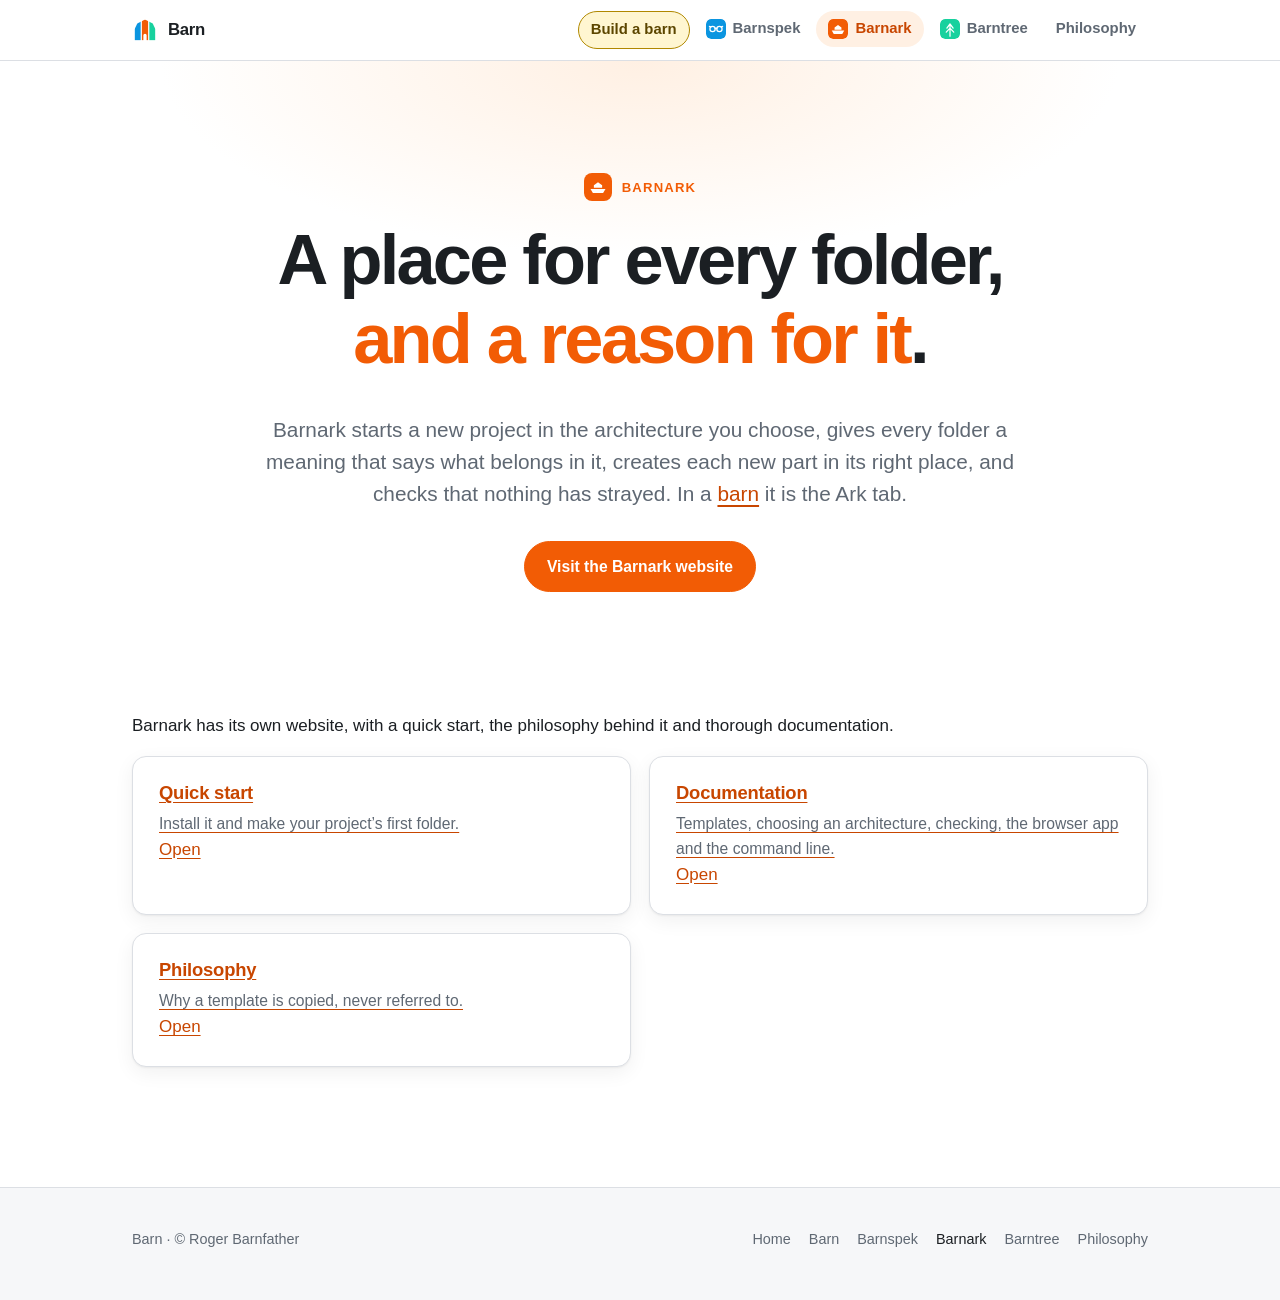
<file: barnark.html>
<!doctype html>
<html lang="en-GB">
<head>
  <meta charset="utf-8">
  <meta name="viewport" content="width=device-width, initial-scale=1">
  <title>Barnark · Barn</title>
  <meta name="description" content="Barnark starts a new project in the architecture you choose, gives every folder a meaning, creates new parts in the right place, and checks that nothing has strayed.">
  <link rel="icon" href="assets/base/barnark.svg" type="image/svg+xml">
  <link rel="stylesheet" href="assets/base/base.css">
  <link rel="stylesheet" href="assets/site.css">
</head>
<body data-brand="ark">
  <a class="skip" href="#main">Skip to content</a>

  <header class="site-header">
    <div class="wrap">
      <a class="wordmark" href="index.html"><svg class="barn-mark" viewBox="0 0 32 32" aria-hidden="true"><clipPath id="barn-mark-shape"><path d="M3 29V15.5L6.5 8 16 3l9.5 5 3.5 7.5V29Z"/></clipPath><g clip-path="url(#barn-mark-shape)"><rect x="3" y="0" width="7.67" height="29"/><path d="M12.17 0h7.66v29h-7.66ZM14 29v-6.5a2 2 0 0 1 4 0V29Z" fill-rule="evenodd"/><rect x="21.33" y="0" width="7.67" height="29"/></g></svg>Barn</a>
      <nav aria-label="Tools">
        <ul class="nav">
          <li class="nav-cta"><a href="barn.html">Build a barn</a></li>
          <li data-brand="spec"><a href="https://rogerbarnfather.github.io/barnspek-website/"><img class="nav-logo" src="assets/base/barnspek.svg" alt="" width="20" height="20">Barnspek</a></li>
          <li data-brand="ark"><a href="https://rogerbarnfather.github.io/barnark-website/" aria-current="page"><img class="nav-logo" src="assets/base/barnark.svg" alt="" width="20" height="20">Barnark</a></li>
          <li data-brand="tree"><a href="https://rogerbarnfather.github.io/barntree-website/"><img class="nav-logo" src="assets/base/barntree.svg" alt="" width="20" height="20">Barntree</a></li>
          <li><a href="philosophy.html">Philosophy</a></li>
        </ul>
      </nav>
    </div>
  </header>

  <main id="main">
    <section class="hero">
      <div class="wrap">
        <span class="eyebrow"><svg class="mark" viewBox="0 0 24 24" fill="currentColor" aria-hidden="true"><path d="M2 14.5h20l-3.2 5.5H5.2zM6.5 13V9.5L12 5.5l5.5 4V13z"/></svg>Barnark</span>
        <h1>A place for every folder, <span class="accent">and a reason for it</span>.</h1>
        <p class="lede">Barnark starts a new project in the architecture you choose, gives every folder a meaning that says what belongs in it, creates each new part in its right place, and checks that nothing has strayed. In a <a href="barn.html">barn</a> it is the Ark tab.</p>
        <div class="actions">
          <a class="btn" href="https://rogerbarnfather.github.io/barnark-website/">Visit the Barnark website</a>
        </div>
      </div>
    </section>

    <section class="section">
      <div class="wrap">
        <p>Barnark has its own website, with a quick start, the philosophy behind it and thorough documentation.</p>
        <div class="grid two">
          <a class="card" href="https://rogerbarnfather.github.io/barnark-website/quick-start.html"><h3>Quick start</h3><p>Install it and make your project’s first folder.</p><span class="more">Open</span></a>
          <a class="card" href="https://rogerbarnfather.github.io/barnark-website/docs/index.html"><h3>Documentation</h3><p>Templates, choosing an architecture, checking, the browser app and the command line.</p><span class="more">Open</span></a>
          <a class="card" href="https://rogerbarnfather.github.io/barnark-website/philosophy.html"><h3>Philosophy</h3><p>Why a template is copied, never referred to.</p><span class="more">Open</span></a>
        </div>
      </div>
    </section>
  </main>

  <footer class="site-footer">
    <div class="wrap">
      <span>Barn · © Roger Barnfather</span>
      <nav aria-label="Footer">
        <a href="index.html">Home</a>
        <a href="barn.html">Barn</a>
        <a href="https://rogerbarnfather.github.io/barnspek-website/">Barnspek</a>
        <a href="https://rogerbarnfather.github.io/barnark-website/" aria-current="page">Barnark</a>
        <a href="https://rogerbarnfather.github.io/barntree-website/">Barntree</a>
        <a href="philosophy.html">Philosophy</a>
      </nav>
    </div>
  </footer>
</body>
</html>
</file>
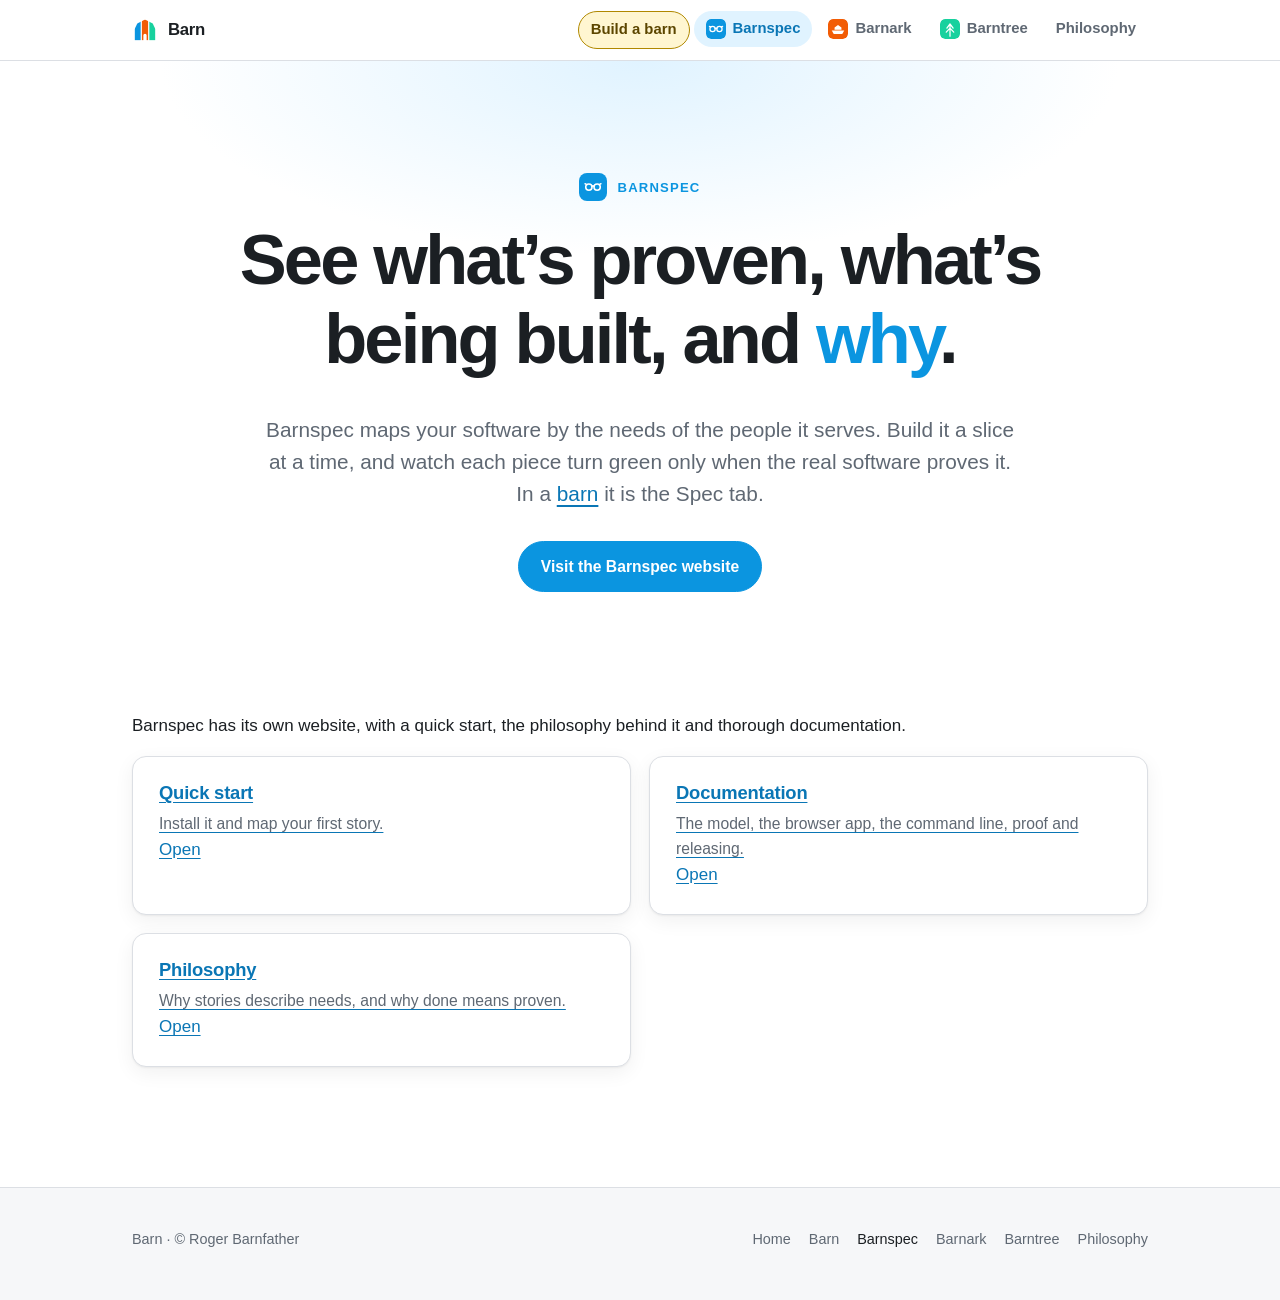
<file: barnspec.html>
<!doctype html>
<html lang="en-GB">
<head>
  <meta charset="utf-8">
  <meta name="viewport" content="width=device-width, initial-scale=1">
  <title>Barnspec · Barn</title>
  <meta name="description" content="Barnspec maps software by the needs of the people it serves, builds it a slice at a time, and only calls work done when the real software proves it.">
  <link rel="icon" href="assets/base/barnspec.svg" type="image/svg+xml">
  <link rel="stylesheet" href="assets/base/base.css">
  <link rel="stylesheet" href="assets/site.css">
</head>
<body data-brand="spec">
  <a class="skip" href="#main">Skip to content</a>

  <header class="site-header">
    <div class="wrap">
      <a class="wordmark" href="index.html"><svg class="barn-mark" viewBox="0 0 32 32" aria-hidden="true"><clipPath id="barn-mark-shape"><path d="M3 29V15.5L6.5 8 16 3l9.5 5 3.5 7.5V29Z"/></clipPath><g clip-path="url(#barn-mark-shape)"><rect x="3" y="0" width="7.67" height="29"/><path d="M12.17 0h7.66v29h-7.66ZM14 29v-6.5a2 2 0 0 1 4 0V29Z" fill-rule="evenodd"/><rect x="21.33" y="0" width="7.67" height="29"/></g></svg>Barn</a>
      <nav aria-label="Tools">
        <ul class="nav">
          <li class="nav-cta"><a href="barn.html">Build a barn</a></li>
          <li data-brand="spec"><a href="https://rogerbarnfather.github.io/barnspec-website/" aria-current="page"><img class="nav-logo" src="assets/base/barnspec.svg" alt="" width="20" height="20">Barnspec</a></li>
          <li data-brand="ark"><a href="https://rogerbarnfather.github.io/barnark-website/"><img class="nav-logo" src="assets/base/barnark.svg" alt="" width="20" height="20">Barnark</a></li>
          <li data-brand="tree"><a href="https://rogerbarnfather.github.io/barntree-website/"><img class="nav-logo" src="assets/base/barntree.svg" alt="" width="20" height="20">Barntree</a></li>
          <li><a href="philosophy.html">Philosophy</a></li>
        </ul>
      </nav>
    </div>
  </header>

  <main id="main">
    <section class="hero">
      <div class="wrap">
        <span class="eyebrow"><svg class="mark" viewBox="0 0 24 24" fill="currentColor" aria-hidden="true"><g transform="translate(-4 -4)"><g transform="translate(16 16) scale(1.45) translate(-16 -16.5)" fill="none" stroke="currentColor" stroke-width="1.4" stroke-linecap="round" stroke-linejoin="round"><circle cx="12.2" cy="16.6" r="2.9"/><circle cx="19.8" cy="16.6" r="2.9"/><path d="M15 16c.6-.7 1.4-.7 2 0"/><path d="M10.15 14.55C9.65 13.95 9.2 13.55 8.7 13.55M21.85 14.55C22.35 13.95 22.8 13.55 23.3 13.55"/></g></g></svg>Barnspec</span>
        <h1>See what’s proven, what’s being built, and <span class="accent">why</span>.</h1>
        <p class="lede">Barnspec maps your software by the needs of the people it serves. Build it a slice at a time, and watch each piece turn green only when the real software proves it. In a <a href="barn.html">barn</a> it is the Spec tab.</p>
        <div class="actions">
          <a class="btn" href="https://rogerbarnfather.github.io/barnspec-website/">Visit the Barnspec website</a>
        </div>
      </div>
    </section>

    <section class="section">
      <div class="wrap">
        <p>Barnspec has its own website, with a quick start, the philosophy behind it and thorough documentation.</p>
        <div class="grid two">
          <a class="card" href="https://rogerbarnfather.github.io/barnspec-website/quick-start.html"><h3>Quick start</h3><p>Install it and map your first story.</p><span class="more">Open</span></a>
          <a class="card" href="https://rogerbarnfather.github.io/barnspec-website/docs/index.html"><h3>Documentation</h3><p>The model, the browser app, the command line, proof and releasing.</p><span class="more">Open</span></a>
          <a class="card" href="https://rogerbarnfather.github.io/barnspec-website/philosophy.html"><h3>Philosophy</h3><p>Why stories describe needs, and why done means proven.</p><span class="more">Open</span></a>
        </div>
      </div>
    </section>
  </main>

  <footer class="site-footer">
    <div class="wrap">
      <span>Barn · © Roger Barnfather</span>
      <nav aria-label="Footer">
        <a href="index.html">Home</a>
        <a href="barn.html">Barn</a>
        <a href="https://rogerbarnfather.github.io/barnspec-website/" aria-current="page">Barnspec</a>
        <a href="https://rogerbarnfather.github.io/barnark-website/">Barnark</a>
        <a href="https://rogerbarnfather.github.io/barntree-website/">Barntree</a>
        <a href="philosophy.html">Philosophy</a>
      </nav>
    </div>
  </footer>
</body>
</html>
</file>
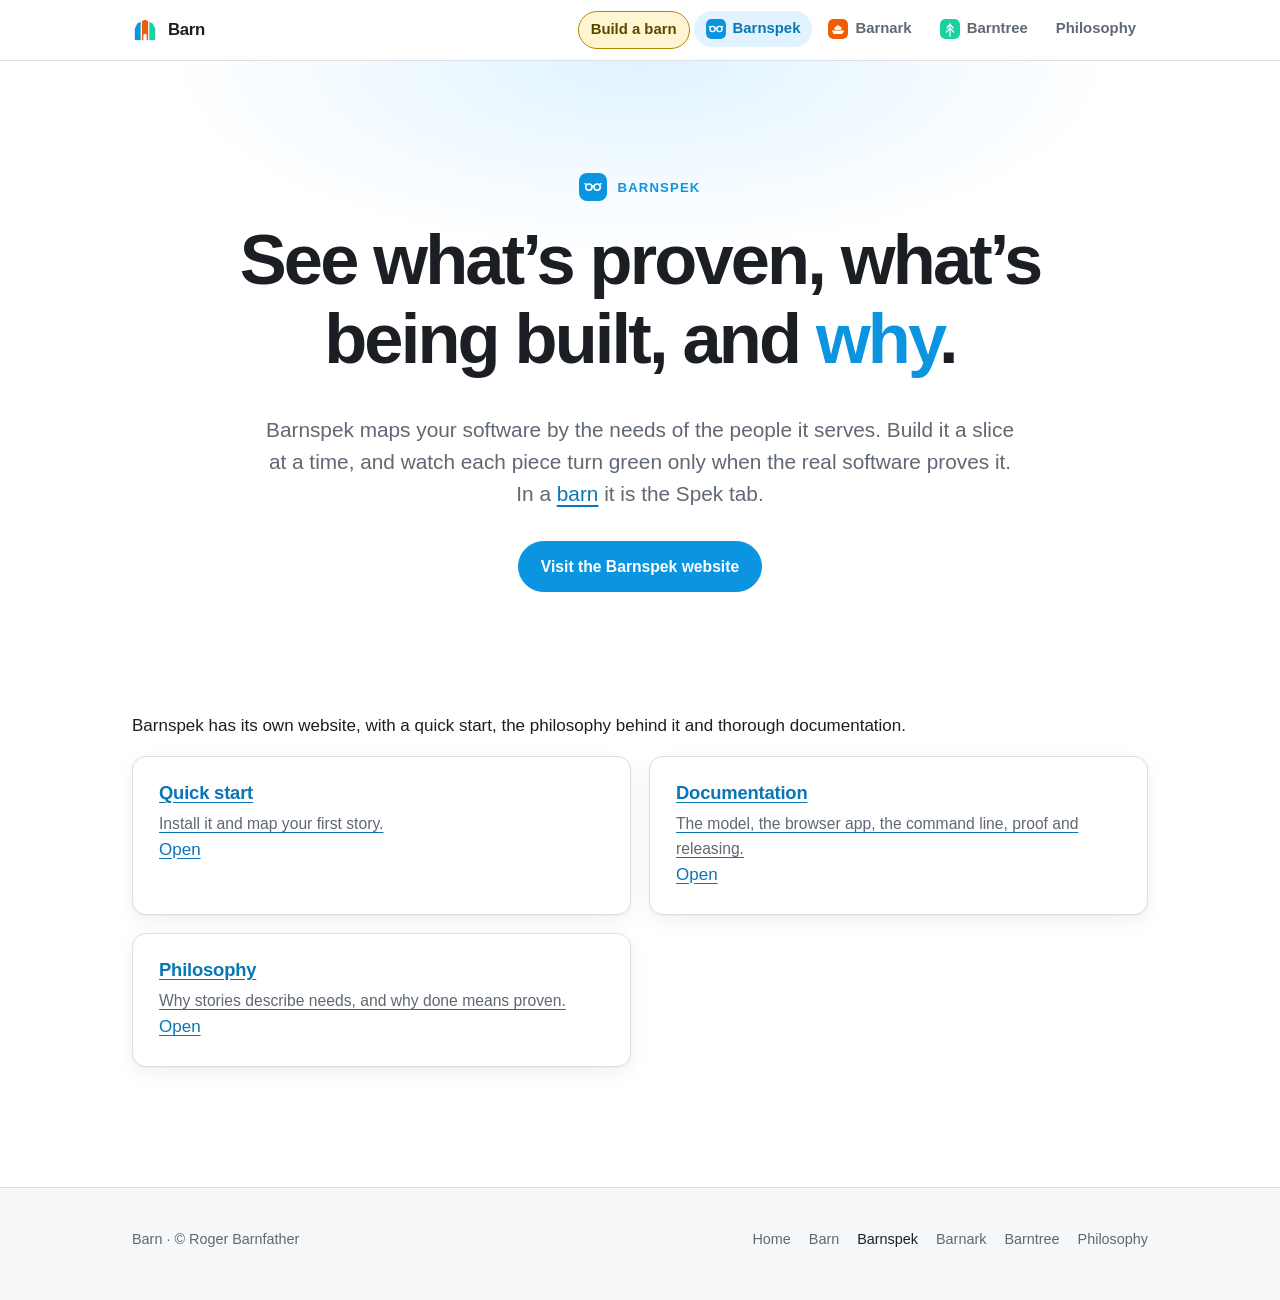
<file: barnspek.html>
<!doctype html>
<html lang="en-GB">
<head>
  <meta charset="utf-8">
  <meta name="viewport" content="width=device-width, initial-scale=1">
  <title>Barnspek · Barn</title>
  <meta name="description" content="Barnspek maps software by the needs of the people it serves, builds it a slice at a time, and only calls work done when the real software proves it.">
  <link rel="icon" href="assets/base/barnspek.svg" type="image/svg+xml">
  <link rel="stylesheet" href="assets/base/base.css">
  <link rel="stylesheet" href="assets/site.css">
</head>
<body data-brand="spec">
  <a class="skip" href="#main">Skip to content</a>

  <header class="site-header">
    <div class="wrap">
      <a class="wordmark" href="index.html"><svg class="barn-mark" viewBox="0 0 32 32" aria-hidden="true"><clipPath id="barn-mark-shape"><path d="M3 29V15.5L6.5 8 16 3l9.5 5 3.5 7.5V29Z"/></clipPath><g clip-path="url(#barn-mark-shape)"><rect x="3" y="0" width="7.67" height="29"/><path d="M12.17 0h7.66v29h-7.66ZM14 29v-6.5a2 2 0 0 1 4 0V29Z" fill-rule="evenodd"/><rect x="21.33" y="0" width="7.67" height="29"/></g></svg>Barn</a>
      <nav aria-label="Tools">
        <ul class="nav">
          <li class="nav-cta"><a href="barn.html">Build a barn</a></li>
          <li data-brand="spec"><a href="https://rogerbarnfather.github.io/barnspek-website/" aria-current="page"><img class="nav-logo" src="assets/base/barnspek.svg" alt="" width="20" height="20">Barnspek</a></li>
          <li data-brand="ark"><a href="https://rogerbarnfather.github.io/barnark-website/"><img class="nav-logo" src="assets/base/barnark.svg" alt="" width="20" height="20">Barnark</a></li>
          <li data-brand="tree"><a href="https://rogerbarnfather.github.io/barntree-website/"><img class="nav-logo" src="assets/base/barntree.svg" alt="" width="20" height="20">Barntree</a></li>
          <li><a href="philosophy.html">Philosophy</a></li>
        </ul>
      </nav>
    </div>
  </header>

  <main id="main">
    <section class="hero">
      <div class="wrap">
        <span class="eyebrow"><svg class="mark" viewBox="0 0 24 24" fill="currentColor" aria-hidden="true"><g transform="translate(-4 -4)"><g transform="translate(16 16) scale(1.45) translate(-16 -16.5)" fill="none" stroke="currentColor" stroke-width="1.4" stroke-linecap="round" stroke-linejoin="round"><circle cx="12.2" cy="16.6" r="2.9"/><circle cx="19.8" cy="16.6" r="2.9"/><path d="M15 16c.6-.7 1.4-.7 2 0"/><path d="M10.15 14.55C9.65 13.95 9.2 13.55 8.7 13.55M21.85 14.55C22.35 13.95 22.8 13.55 23.3 13.55"/></g></g></svg>Barnspek</span>
        <h1>See what’s proven, what’s being built, and <span class="accent">why</span>.</h1>
        <p class="lede">Barnspek maps your software by the needs of the people it serves. Build it a slice at a time, and watch each piece turn green only when the real software proves it. In a <a href="barn.html">barn</a> it is the Spek tab.</p>
        <div class="actions">
          <a class="btn" href="https://rogerbarnfather.github.io/barnspek-website/">Visit the Barnspek website</a>
        </div>
      </div>
    </section>

    <section class="section">
      <div class="wrap">
        <p>Barnspek has its own website, with a quick start, the philosophy behind it and thorough documentation.</p>
        <div class="grid two">
          <a class="card" href="https://rogerbarnfather.github.io/barnspek-website/quick-start.html"><h3>Quick start</h3><p>Install it and map your first story.</p><span class="more">Open</span></a>
          <a class="card" href="https://rogerbarnfather.github.io/barnspek-website/docs/index.html"><h3>Documentation</h3><p>The model, the browser app, the command line, proof and releasing.</p><span class="more">Open</span></a>
          <a class="card" href="https://rogerbarnfather.github.io/barnspek-website/philosophy.html"><h3>Philosophy</h3><p>Why stories describe needs, and why done means proven.</p><span class="more">Open</span></a>
        </div>
      </div>
    </section>
  </main>

  <footer class="site-footer">
    <div class="wrap">
      <span>Barn · © Roger Barnfather</span>
      <nav aria-label="Footer">
        <a href="index.html">Home</a>
        <a href="barn.html">Barn</a>
        <a href="https://rogerbarnfather.github.io/barnspek-website/" aria-current="page">Barnspek</a>
        <a href="https://rogerbarnfather.github.io/barnark-website/">Barnark</a>
        <a href="https://rogerbarnfather.github.io/barntree-website/">Barntree</a>
        <a href="philosophy.html">Philosophy</a>
      </nav>
    </div>
  </footer>
</body>
</html>
</file>
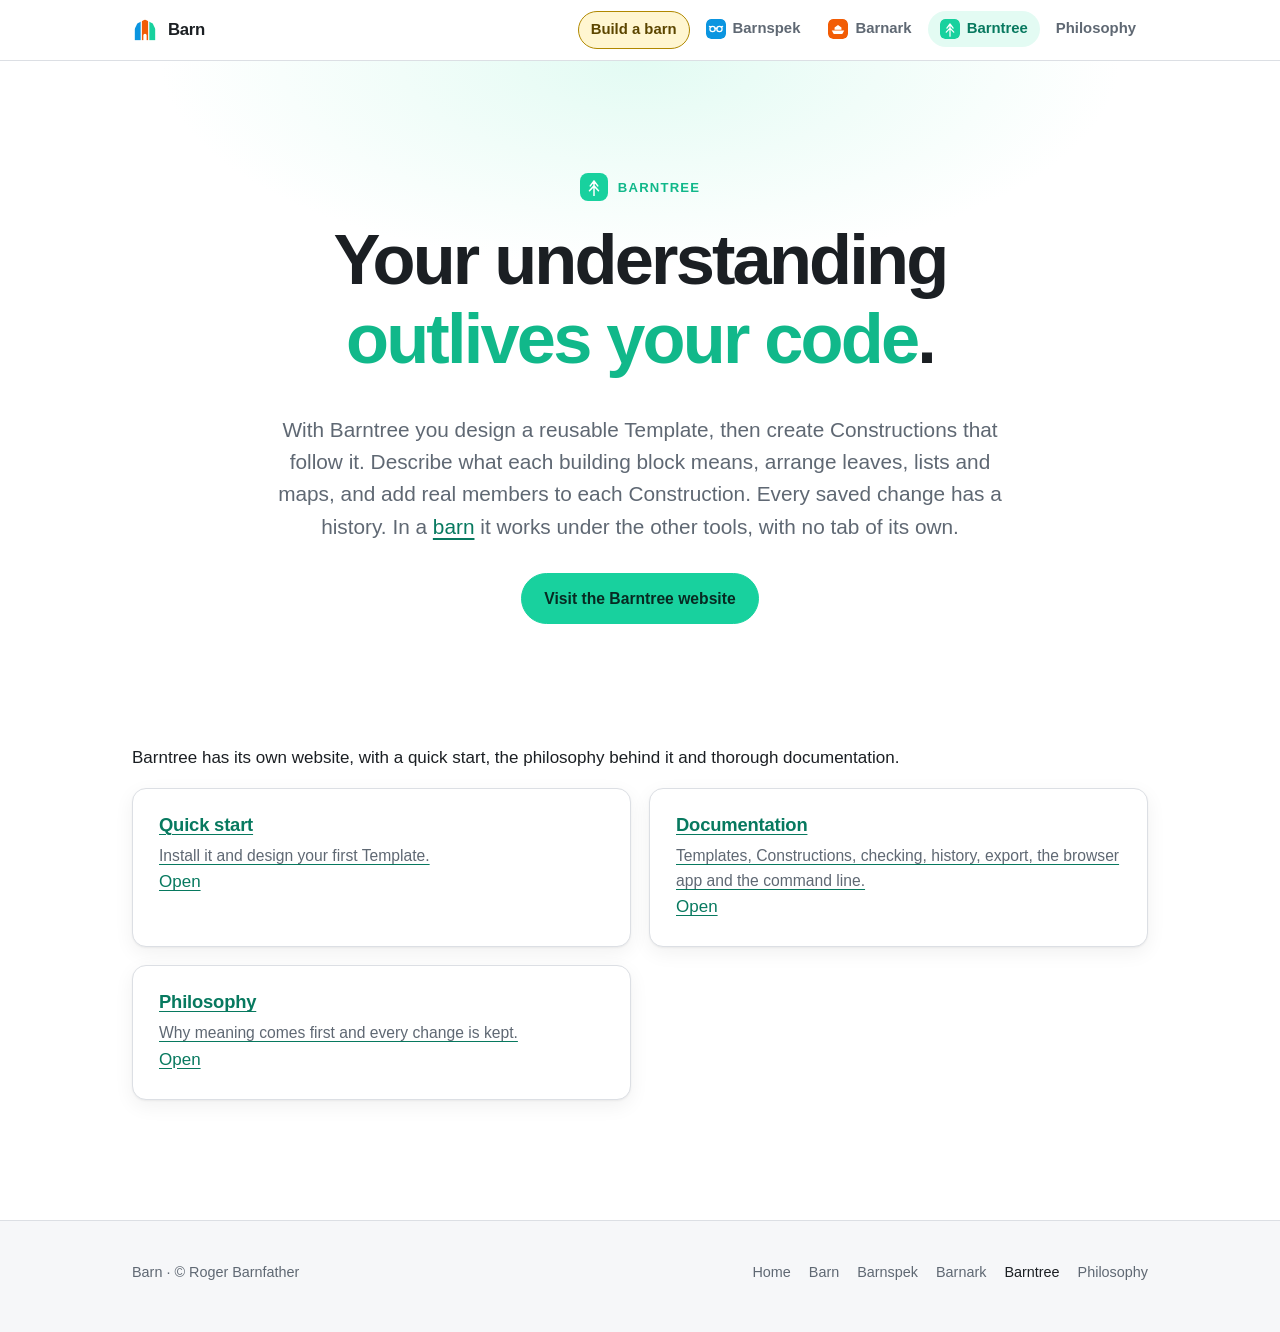
<file: barntree.html>
<!doctype html>
<html lang="en-GB">
<head>
  <meta charset="utf-8">
  <meta name="viewport" content="width=device-width, initial-scale=1">
  <title>Barntree · Barn</title>
  <meta name="description" content="Barntree keeps trees of what goes where validly organised: reusable Templates, and Constructions that follow them, with a history of every change.">
  <link rel="icon" href="assets/base/barntree.svg" type="image/svg+xml">
  <link rel="stylesheet" href="assets/base/base.css">
  <link rel="stylesheet" href="assets/site.css">
</head>
<body data-brand="tree">
  <a class="skip" href="#main">Skip to content</a>

  <header class="site-header">
    <div class="wrap">
      <a class="wordmark" href="index.html"><svg class="barn-mark" viewBox="0 0 32 32" aria-hidden="true"><clipPath id="barn-mark-shape"><path d="M3 29V15.5L6.5 8 16 3l9.5 5 3.5 7.5V29Z"/></clipPath><g clip-path="url(#barn-mark-shape)"><rect x="3" y="0" width="7.67" height="29"/><path d="M12.17 0h7.66v29h-7.66ZM14 29v-6.5a2 2 0 0 1 4 0V29Z" fill-rule="evenodd"/><rect x="21.33" y="0" width="7.67" height="29"/></g></svg>Barn</a>
      <nav aria-label="Tools">
        <ul class="nav">
          <li class="nav-cta"><a href="barn.html">Build a barn</a></li>
          <li data-brand="spec"><a href="https://rogerbarnfather.github.io/barnspek-website/"><img class="nav-logo" src="assets/base/barnspek.svg" alt="" width="20" height="20">Barnspek</a></li>
          <li data-brand="ark"><a href="https://rogerbarnfather.github.io/barnark-website/"><img class="nav-logo" src="assets/base/barnark.svg" alt="" width="20" height="20">Barnark</a></li>
          <li data-brand="tree"><a href="https://rogerbarnfather.github.io/barntree-website/" aria-current="page"><img class="nav-logo" src="assets/base/barntree.svg" alt="" width="20" height="20">Barntree</a></li>
          <li><a href="philosophy.html">Philosophy</a></li>
        </ul>
      </nav>
    </div>
  </header>

  <main id="main">
    <section class="hero">
      <div class="wrap">
        <span class="eyebrow"><svg class="mark" viewBox="0 0 24 24" fill="currentColor" aria-hidden="true"><path transform="translate(-4 -4)" d="M16 8V27.5M11 14.5L16 8L21 14.5M10 21L16 14.5L22 21" fill="none" stroke="currentColor" stroke-width="2" stroke-linecap="round" stroke-linejoin="round"/></svg>Barntree</span>
        <h1>Your understanding <span class="accent">outlives your code</span>.</h1>
        <p class="lede">With Barntree you design a reusable Template, then create Constructions that follow it. Describe what each building block means, arrange leaves, lists and maps, and add real members to each Construction. Every saved change has a history. In a <a href="barn.html">barn</a> it works under the other tools, with no tab of its own.</p>
        <div class="actions">
          <a class="btn" href="https://rogerbarnfather.github.io/barntree-website/">Visit the Barntree website</a>
        </div>
      </div>
    </section>

    <section class="section">
      <div class="wrap">
        <p>Barntree has its own website, with a quick start, the philosophy behind it and thorough documentation.</p>
        <div class="grid two">
          <a class="card" href="https://rogerbarnfather.github.io/barntree-website/quick-start.html"><h3>Quick start</h3><p>Install it and design your first Template.</p><span class="more">Open</span></a>
          <a class="card" href="https://rogerbarnfather.github.io/barntree-website/docs/index.html"><h3>Documentation</h3><p>Templates, Constructions, checking, history, export, the browser app and the command line.</p><span class="more">Open</span></a>
          <a class="card" href="https://rogerbarnfather.github.io/barntree-website/philosophy.html"><h3>Philosophy</h3><p>Why meaning comes first and every change is kept.</p><span class="more">Open</span></a>
        </div>
      </div>
    </section>
  </main>

  <footer class="site-footer">
    <div class="wrap">
      <span>Barn · © Roger Barnfather</span>
      <nav aria-label="Footer">
        <a href="index.html">Home</a>
        <a href="barn.html">Barn</a>
        <a href="https://rogerbarnfather.github.io/barnspek-website/">Barnspek</a>
        <a href="https://rogerbarnfather.github.io/barnark-website/">Barnark</a>
        <a href="https://rogerbarnfather.github.io/barntree-website/" aria-current="page">Barntree</a>
        <a href="philosophy.html">Philosophy</a>
      </nav>
    </div>
  </footer>
</body>
</html>
</file>
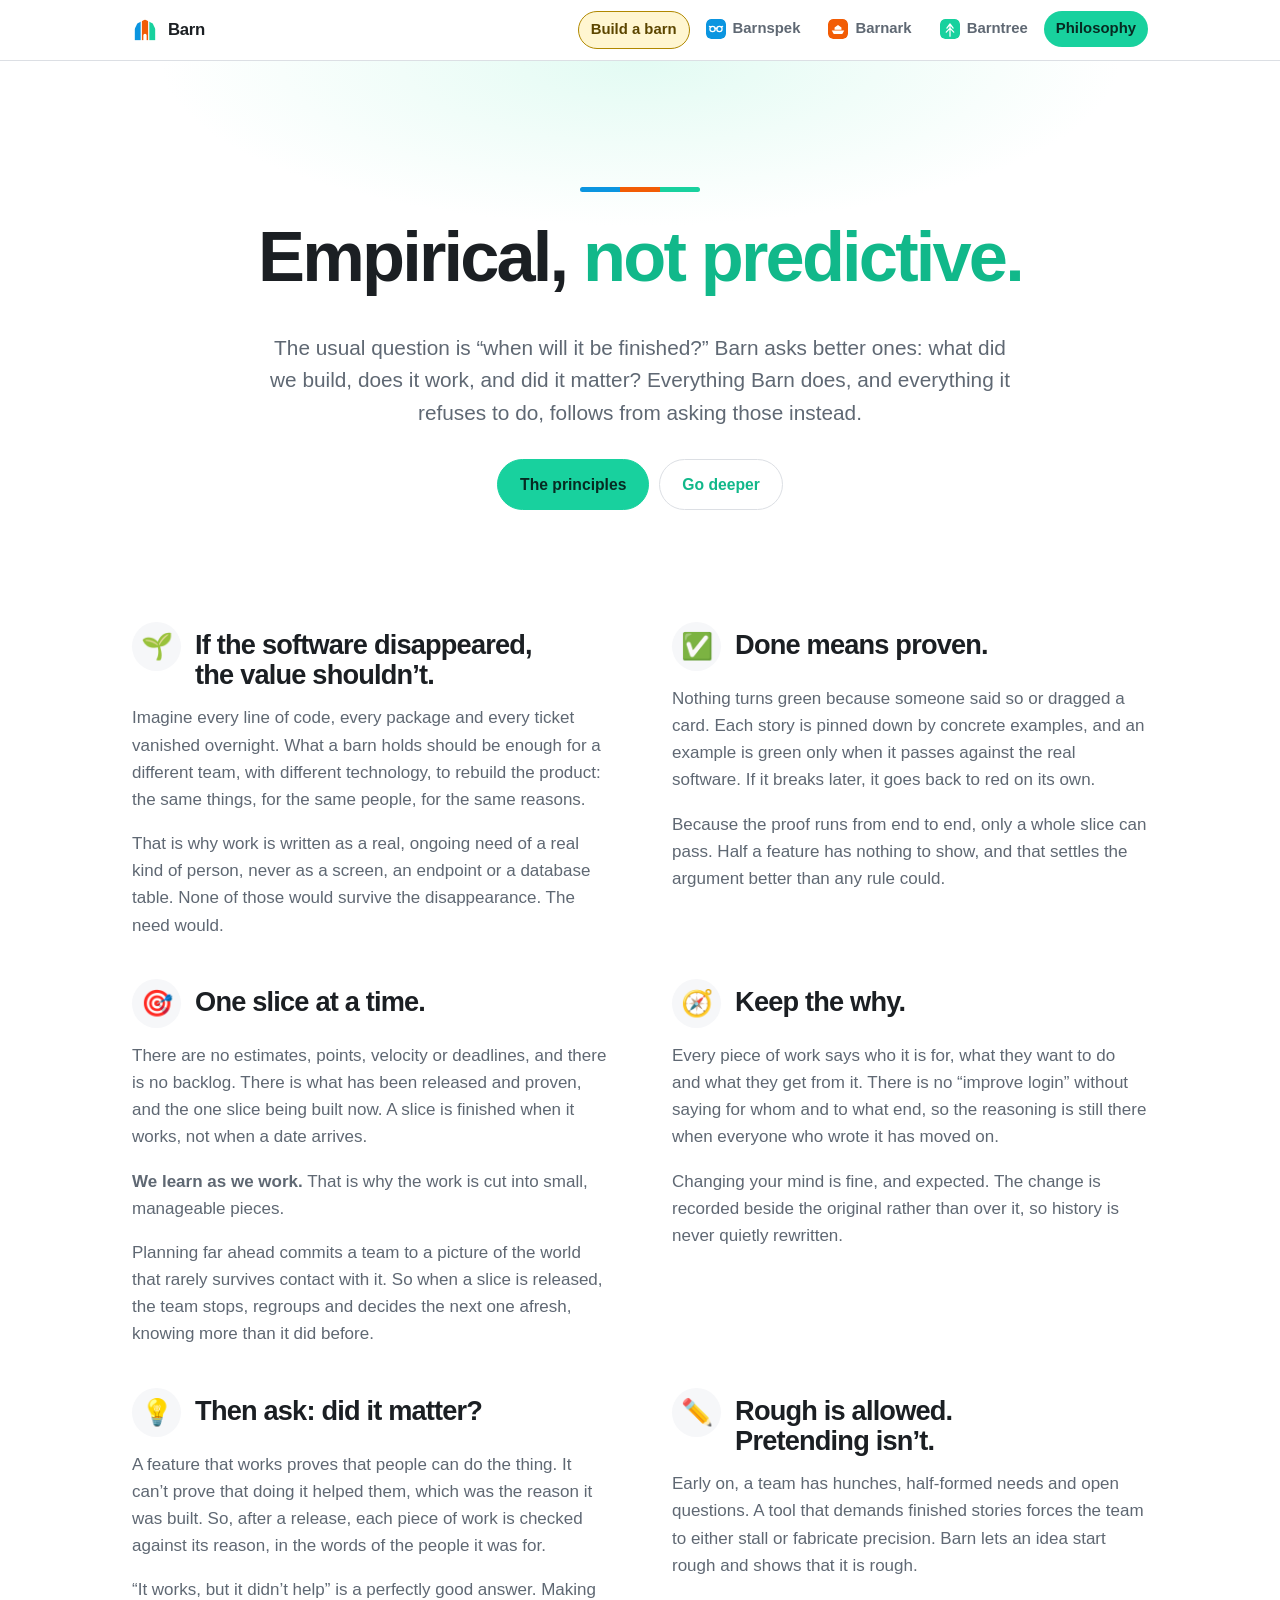
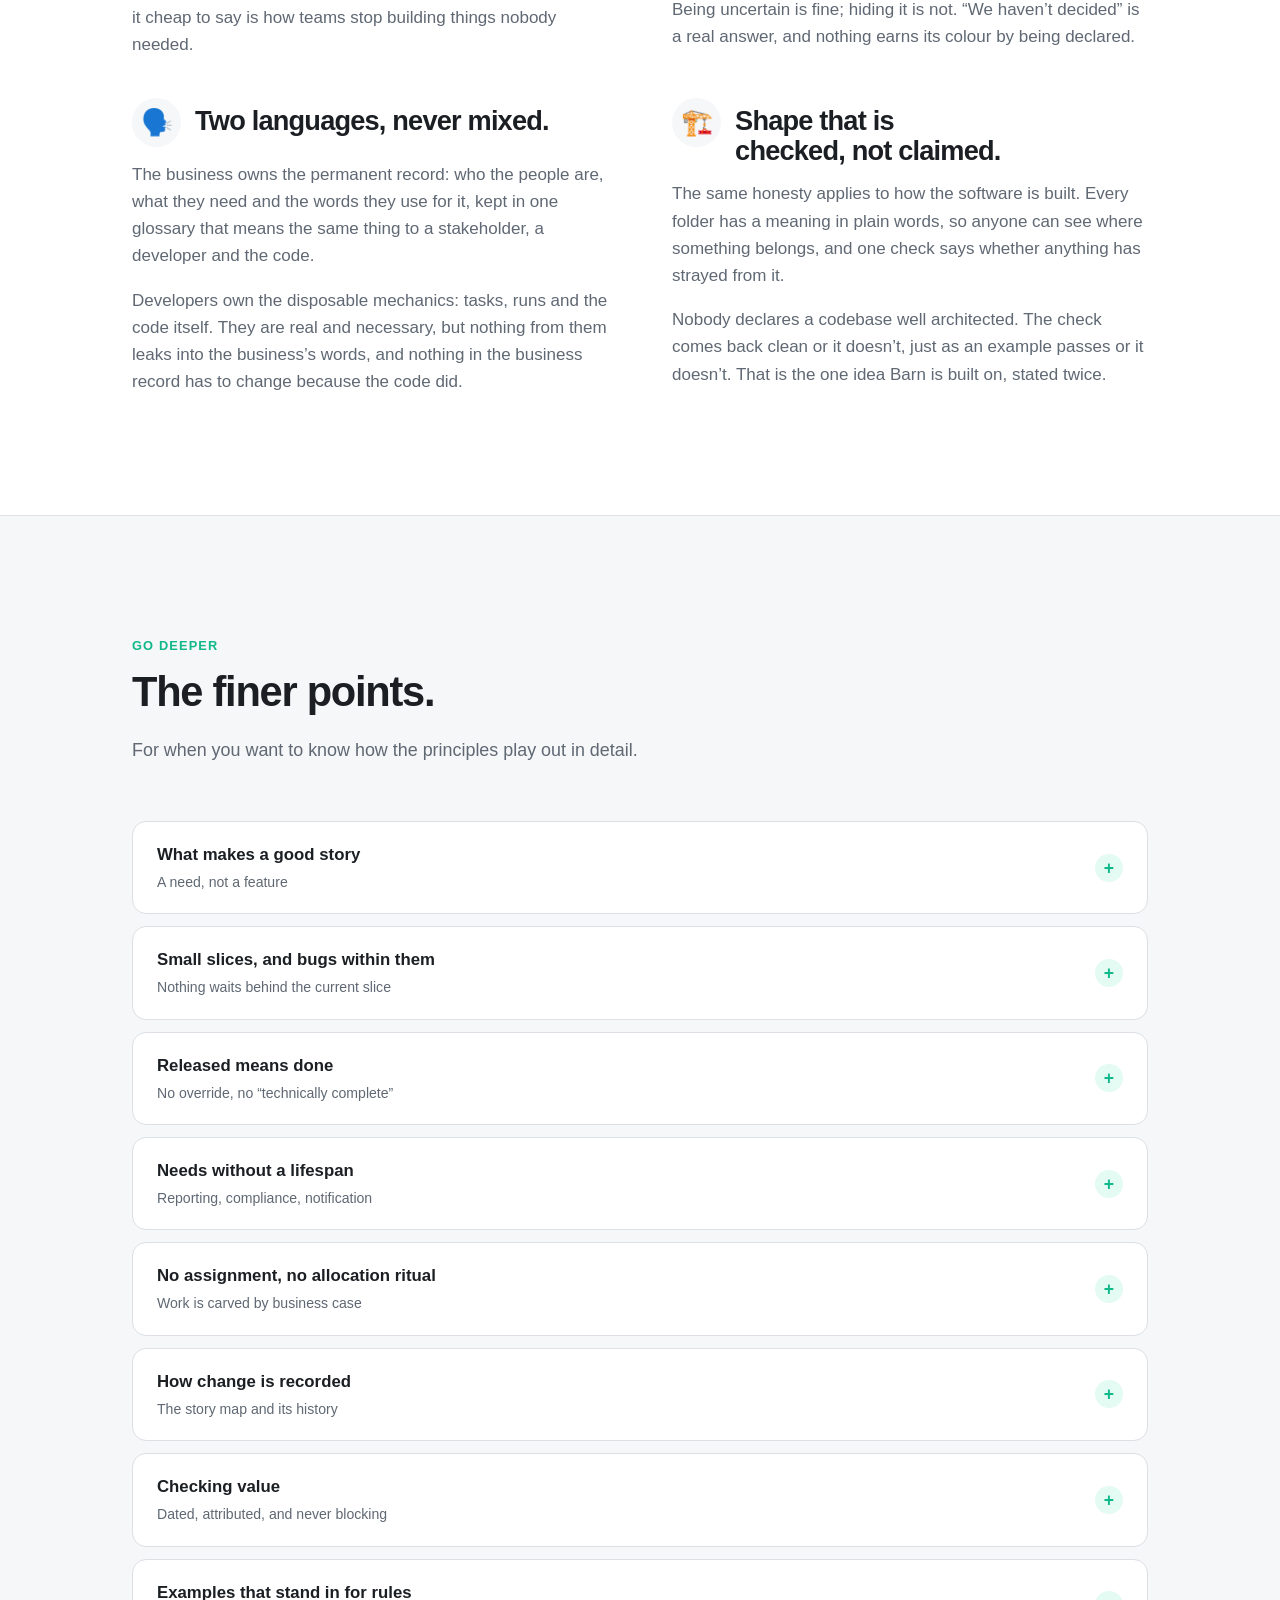
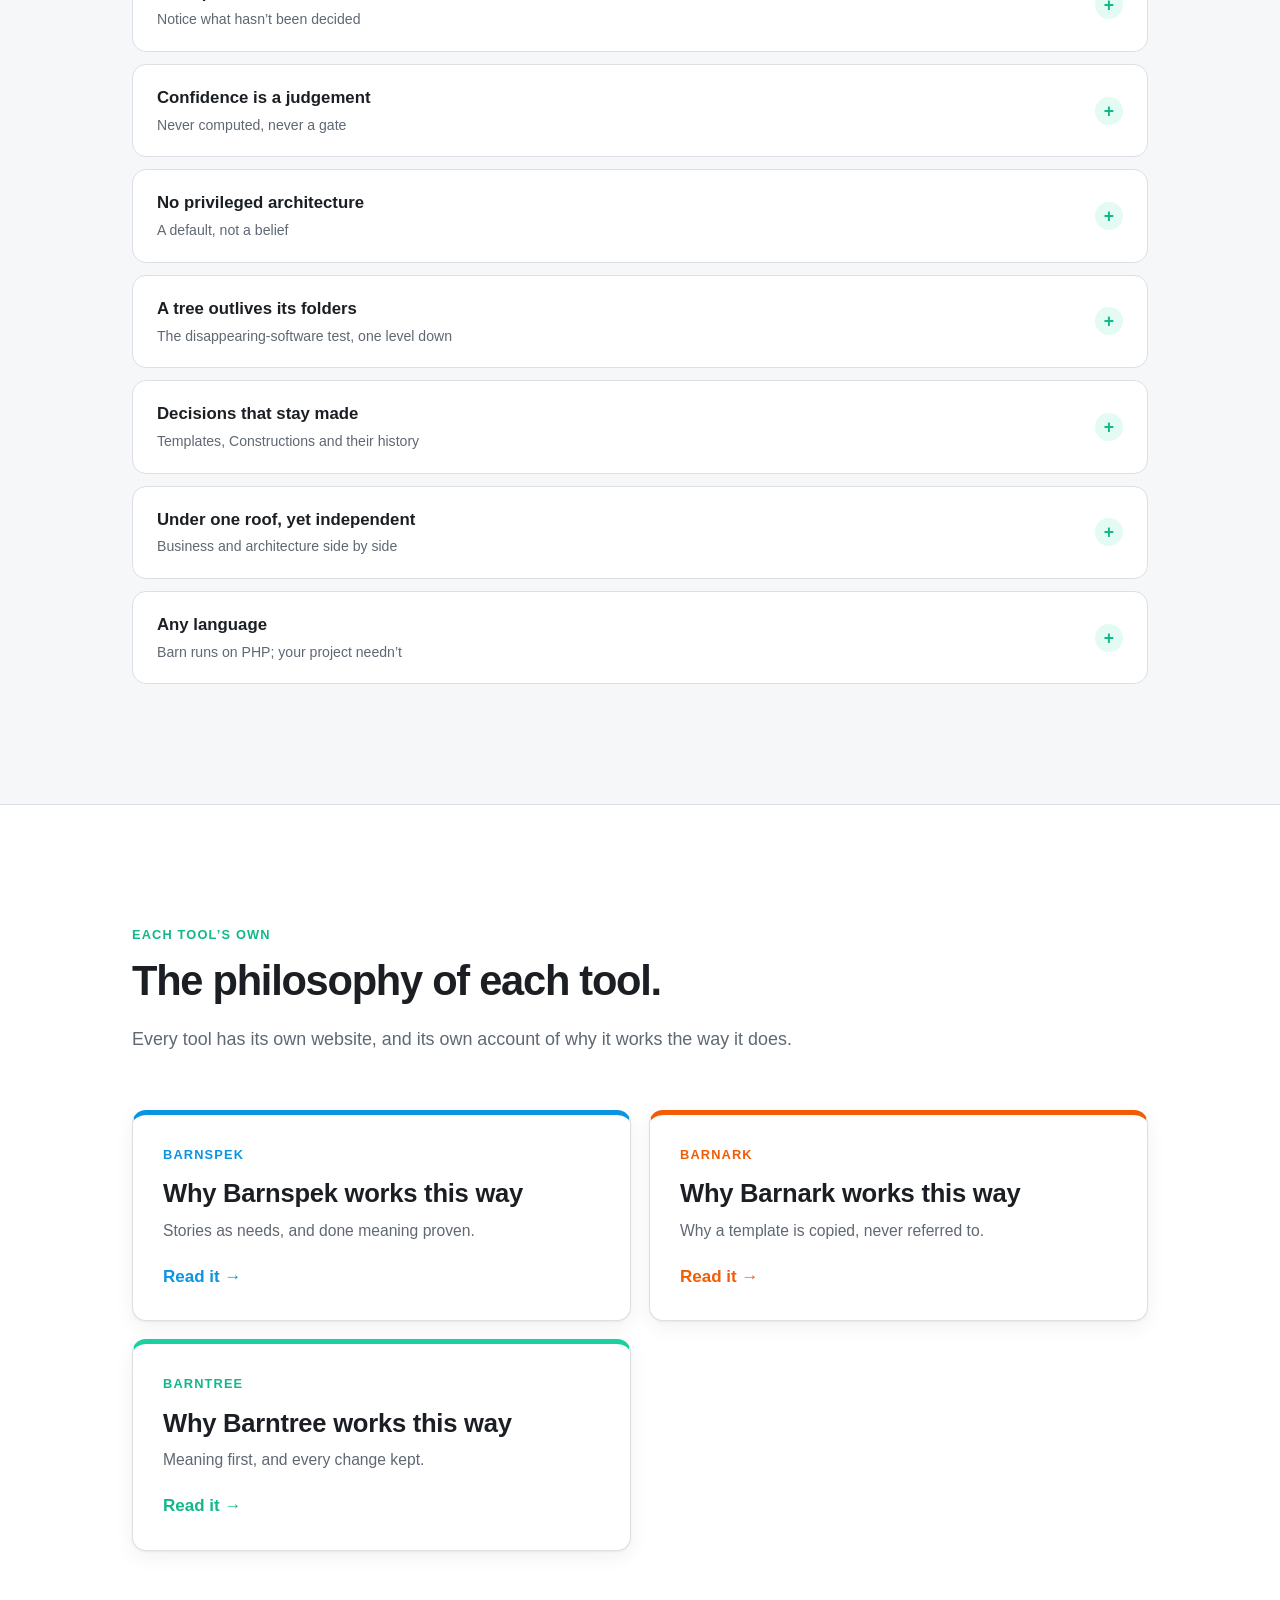
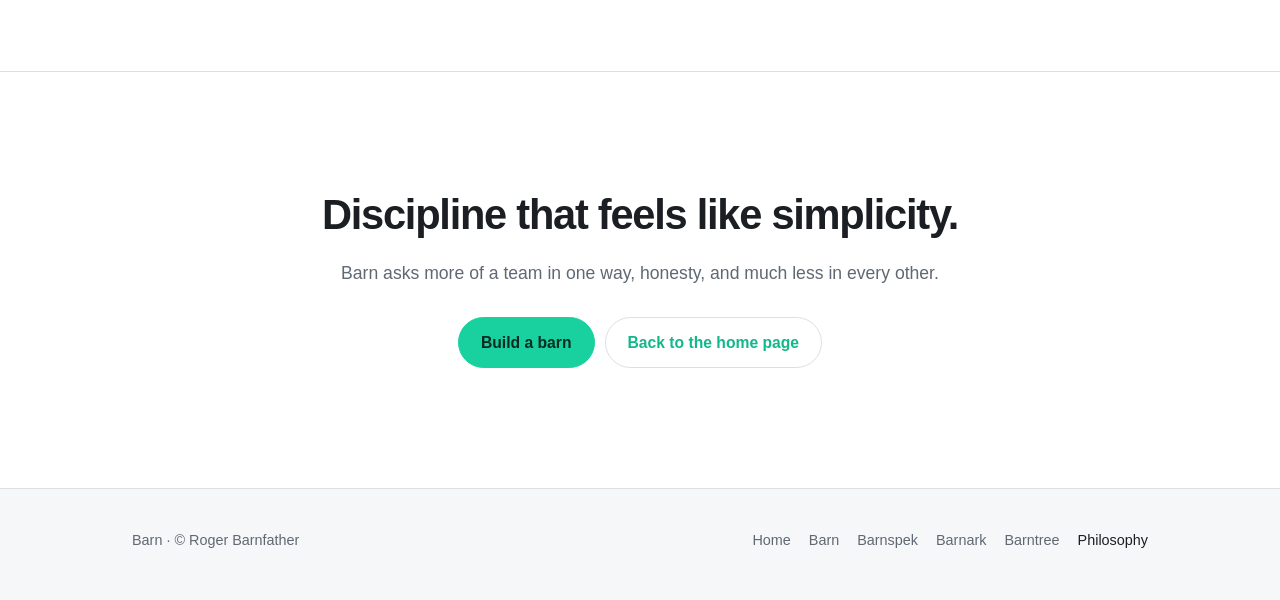
<file: philosophy.html>
<!doctype html>
<html lang="en-GB">
<head>
  <meta charset="utf-8">
  <meta name="viewport" content="width=device-width, initial-scale=1">
  <title>Philosophy · Barn</title>
  <meta name="description" content="Why Barn works the way it does: value that outlives the code, done only when proven, one slice at a time, and the reasoning kept with every piece of work.">
  <link rel="icon" href="assets/base/barn.svg" type="image/svg+xml">
  <link rel="stylesheet" href="assets/base/base.css">
  <link rel="stylesheet" href="assets/site.css">
</head>
<body data-brand="barn">
  <a class="skip" href="#main">Skip to content</a>

  <header class="site-header">
    <div class="wrap">
      <a class="wordmark" href="index.html"><svg class="barn-mark" viewBox="0 0 32 32" aria-hidden="true"><clipPath id="barn-mark-shape"><path d="M3 29V15.5L6.5 8 16 3l9.5 5 3.5 7.5V29Z"/></clipPath><g clip-path="url(#barn-mark-shape)"><rect x="3" y="0" width="7.67" height="29"/><path d="M12.17 0h7.66v29h-7.66ZM14 29v-6.5a2 2 0 0 1 4 0V29Z" fill-rule="evenodd"/><rect x="21.33" y="0" width="7.67" height="29"/></g></svg>Barn</a>
      <nav aria-label="Tools">
        <ul class="nav">
          <li class="nav-cta"><a href="barn.html">Build a barn</a></li>
          <li data-brand="spec"><a href="https://rogerbarnfather.github.io/barnspek-website/"><img class="nav-logo" src="assets/base/barnspek.svg" alt="" width="20" height="20">Barnspek</a></li>
          <li data-brand="ark"><a href="https://rogerbarnfather.github.io/barnark-website/"><img class="nav-logo" src="assets/base/barnark.svg" alt="" width="20" height="20">Barnark</a></li>
          <li data-brand="tree"><a href="https://rogerbarnfather.github.io/barntree-website/"><img class="nav-logo" src="assets/base/barntree.svg" alt="" width="20" height="20">Barntree</a></li>
          <li><a href="philosophy.html" aria-current="page">Philosophy</a></li>
        </ul>
      </nav>
    </div>
  </header>

  <main id="main">
    <section class="hero">
      <div class="wrap">
        <div class="tri-rule" aria-hidden="true"><i></i><i></i><i></i></div>
        <h1>Empirical, <span class="accent">not predictive.</span></h1>
        <p class="lede">The usual question is “when will it be finished?” Barn asks better ones: what did we build, does it work, and did it matter? Everything Barn does, and everything it refuses to do, follows from asking those instead.</p>
        <div class="actions">
          <a class="btn" href="#principles">The principles</a>
          <a class="btn ghost" href="#deeper">Go deeper</a>
        </div>
      </div>
    </section>

    <div class="section" id="principles">
      <div class="wrap">
        <div class="tenets">
          <article class="tenet">
            <h2><span class="emoji" aria-hidden="true">🌱</span>If the software disappeared, the value shouldn’t.</h2>
            <p>Imagine every line of code, every package and every ticket vanished overnight. What a barn holds should be enough for a different team, with different technology, to rebuild the product: the same things, for the same people, for the same reasons.</p>
            <p>That is why work is written as a real, ongoing need of a real kind of person, never as a screen, an endpoint or a database table. None of those would survive the disappearance. The need would.</p>
          </article>

          <article class="tenet">
            <h2><span class="emoji" aria-hidden="true">✅</span>Done means proven.</h2>
            <p>Nothing turns green because someone said so or dragged a card. Each story is pinned down by concrete examples, and an example is green only when it passes against the real software. If it breaks later, it goes back to red on its own.</p>
            <p>Because the proof runs from end to end, only a whole slice can pass. Half a feature has nothing to show, and that settles the argument better than any rule could.</p>
          </article>

          <article class="tenet">
            <h2><span class="emoji" aria-hidden="true">🎯</span>One slice at a time.</h2>
            <p>There are no estimates, points, velocity or deadlines, and there is no backlog. There is what has been released and proven, and the one slice being built now. A slice is finished when it works, not when a date arrives.</p>
            <p><strong>We learn as we work.</strong> That is why the work is cut into small, manageable pieces.</p>
            <p>Planning far ahead commits a team to a picture of the world that rarely survives contact with it. So when a slice is released, the team stops, regroups and decides the next one afresh, knowing more than it did before.</p>
          </article>

          <article class="tenet">
            <h2><span class="emoji" aria-hidden="true">🧭</span>Keep the why.</h2>
            <p>Every piece of work says who it is for, what they want to do and what they get from it. There is no “improve login” without saying for whom and to what end, so the reasoning is still there when everyone who wrote it has moved on.</p>
            <p>Changing your mind is fine, and expected. The change is recorded beside the original rather than over it, so history is never quietly rewritten.</p>
          </article>

          <article class="tenet">
            <h2><span class="emoji" aria-hidden="true">💡</span>Then ask: did it matter?</h2>
            <p>A feature that works proves that people can do the thing. It can’t prove that doing it helped them, which was the reason it was built. So, after a release, each piece of work is checked against its reason, in the words of the people it was for.</p>
            <p>“It works, but it didn’t help” is a perfectly good answer. Making it cheap to say is how teams stop building things nobody needed.</p>
          </article>

          <article class="tenet">
            <h2><span class="emoji" aria-hidden="true">✏️</span>Rough is allowed. Pretending isn’t.</h2>
            <p>Early on, a team has hunches, half-formed needs and open questions. A tool that demands finished stories forces the team to either stall or fabricate precision. Barn lets an idea start rough and shows that it is rough.</p>
            <p>Being uncertain is fine; hiding it is not. “We haven’t decided” is a real answer, and nothing earns its colour by being declared.</p>
          </article>

          <article class="tenet">
            <h2><span class="emoji" aria-hidden="true">🗣️</span>Two languages, never mixed.</h2>
            <p>The business owns the permanent record: who the people are, what they need and the words they use for it, kept in one glossary that means the same thing to a stakeholder, a developer and the code.</p>
            <p>Developers own the disposable mechanics: tasks, runs and the code itself. They are real and necessary, but nothing from them leaks into the business’s words, and nothing in the business record has to change because the code did.</p>
          </article>

          <article class="tenet">
            <h2><span class="emoji" aria-hidden="true">🏗️</span>Shape that is checked, not claimed.</h2>
            <p>The same honesty applies to how the software is built. Every folder has a meaning in plain words, so anyone can see where something belongs, and one check says whether anything has strayed from it.</p>
            <p>Nobody declares a codebase well architected. The check comes back clean or it doesn’t, just as an example passes or it doesn’t. That is the one idea Barn is built on, stated twice.</p>
          </article>
        </div>
      </div>
    </div>

    <section class="section alt" id="deeper">
      <div class="wrap">
        <div class="section-head">
          <span class="kicker">Go deeper</span>
          <h2>The finer points.</h2>
          <p>For when you want to know how the principles play out in detail.</p>
        </div>
        <div class="deeper">
          <details>
            <summary><span>What makes a good story<small>A need, not a feature</small></span></summary>
            <div class="body">
              <p>A story describes a real, ongoing need of a real kind of person: <strong>who</strong> they are, <strong>what</strong> they want to do, and <strong>what they get</strong> from it. It is narrated about them (“A guest wants to cancel their booking, so they are not expected for a stay they will not take”) rather than as a first-person wish.</p>
              <p>It names nothing a developer would recognise as theirs: no screen, endpoint, database table or package. It doesn’t know what fulfils it, or whether that has been rewritten twice already.</p>
              <p>A story doesn’t go away once it is built. The need doesn’t stop being true because somebody met it, so it stays part of the record of what the product is <em>for</em>, worded exactly as it was before it was fulfilled and exactly as it will be after every line of code behind it has changed.</p>
            </div>
          </details>
          <details>
            <summary><span>Small slices, and bugs within them<small>Nothing waits behind the current slice</small></span></summary>
            <div class="body">
              <p>A slice holds only what is most valuable right now, and is kept small on purpose. A small slice can absorb whatever turns up while it is open, a bug included: the fix joins the slice and is released with it, rather than waiting in a queue behind it.</p>
              <p>Only one unreleased slice may exist at a time, and new work can’t be written without one. That is enforced, not advised. Nothing is planned or parked for later, because later is exactly where plans go stale.</p>
            </div>
          </details>
          <details>
            <summary><span>Released means done<small>No override, no “technically complete”</small></span></summary>
            <div class="body">
              <p>A slice can’t be released until every story in it, and every change that adds new examples, has been proven green by a real run against the software. There is no override. “Released” and “done” mean the same thing, which is what keeps Barn from becoming a softer version of the tools it replaces.</p>
              <p>Work can still be split across people, one on the database and another on the interface. Barn just won’t call the result done until the whole slice passes: red is what work built in layers looks like.</p>
            </div>
          </details>
          <details>
            <summary><span>Needs without a lifespan<small>Reporting, compliance, notification</small></span></summary>
            <div class="body">
              <p>Most stories follow something through its life, from being established to coming to an end. Some needs don’t, such as reporting, compliance or notifications. Those sit in a permanent “Unassigned” column of the story map rather than in a queue, so there is still nowhere for half-baked ideas to pile up.</p>
            </div>
          </details>
          <details>
            <summary><span>No assignment, no allocation ritual<small>Work is carved by business case</small></span></summary>
            <div class="body">
              <p>There is no assignee field anywhere and no planning ceremony where points are committed. The current slice holds its examples, and the team works on what is there.</p>
              <p>Work is still broken down, but along business cases rather than engineering layers: a story into examples, and an example into tasks that each point at something that can be proven mechanically.</p>
            </div>
          </details>
          <details>
            <summary><span>How change is recorded<small>The story map and its history</small></span></summary>
            <div class="body">
              <p>Changing a released story in a later slice is an <strong>elaboration</strong>: kept separate and visible, saying plainly “we changed this, and here is the new wording”. A stakeholder can see that in the first slice we did one thing, and in the second we learned something and adjusted.</p>
              <p>So the two views are kept apart. The <strong>story map</strong> shows every story once, as it reads now. <strong>History</strong> shows how it got there, slice by slice, each released one with release notes in the words it was released in.</p>
            </div>
          </details>
          <details>
            <summary><span>Checking value<small>Dated, attributed, and never blocking</small></span></summary>
            <div class="body">
              <p>Each released story carries its <strong>impact</strong>: short, dated observations, each saying who made it, that end in <em>achieved</em>, <em>none</em> or <em>superseded</em>, and read <em>evaluating</em> until then.</p>
              <ul>
                <li>The question is asked when the <em>next</em> slice is released, about the earlier ones, so there has been time for value to show. It never blocks a release.</li>
                <li><em>Achieved</em> settles only on the word of the people the story was for, or someone speaking for them. A team can’t close a claim about someone else’s experience.</li>
                <li>Impact never changes a story’s colour. A story can be green and <em>none</em>: it works, and it didn’t matter.</li>
              </ul>
            </div>
          </details>
          <details>
            <summary><span>Examples that stand in for rules<small>Notice what hasn’t been decided</small></span></summary>
            <div class="body">
              <p>When a product was rebuilt in another language from its Barn records alone, most of it came back. What didn’t was telling: examples that <em>sounded</em> complete but leaned on knowledge nobody had written down. Rejecting a one-letter name is not a rule about name length; accepting three currencies is not the list of supported ones.</p>
              <p>So Barn helps a writer notice where an example stands in for an undecided rule, and then choose honestly: state the rule, add another example, or say the implementation is free to choose. None of those is a failure; leaving the question unasked is.</p>
              <p>Prompts such as “what makes this value invalid?”, “could an implementation give this answer for the wrong reason?” and “if refused, what must stay unchanged?” are there to make uncertainty visible, never to demand an exhaustive specification or to block a save.</p>
            </div>
          </details>
          <details>
            <summary><span>Confidence is a judgement<small>Never computed, never a gate</small></span></summary>
            <div class="body">
              <p>An author may mark how confident they are that a story is captured well enough for someone to work on. That is their own judgement: unset by default, never worked out from which fields are filled in, never a way to hide an open question, and never a condition of release.</p>
              <p>A rough idea carries no points, no promise and no date. A story earns its colour as everything else does, by being detailed and then proven.</p>
            </div>
          </details>
          <details>
            <summary><span>No privileged architecture<small>A default, not a belief</small></span></summary>
            <div class="body">
              <p>Barnark offers a catalogue of architectures, including Domain Driven Design, Feature Based, Model View Controller, Library and Package App. Domain Driven Design with Hexagonal boundaries is today’s default, not a creed.</p>
              <p>Start by cloning one of Barnark’s templates, then customise your new template as you like. The two stay independent: your changes never touch Barnark’s template, and new versions of Barnark will never touch yours. Barnark is for keeping a <em>new</em> project well shaped from the start, not for judging an existing codebase and listing everything wrong with it.</p>
            </div>
          </details>
          <details>
            <summary><span>A tree outlives its folders<small>The disappearing-software test, one level down</small></span></summary>
            <div class="body">
              <p>Barntree keeps trees of what goes where, and refuses any change that would leave one invalid. It knows nothing of folders, architectures or stories. A folder layout, a diagram and some documentation are each just one way to express such a tree, never the tree itself.</p>
              <p>The way a domain is understood is the durable thing. The folders expressing it today are not.</p>
            </div>
          </details>
          <details>
            <summary><span>Decisions that stay made<small>Templates, Constructions and their history</small></span></summary>
            <div class="body">
              <p>A Template describes reusable structure; a Construction gives that structure real members. A Construction records the saved Template revision it was made from, and later changes to the Template don’t rewrite that decision. Both keep an unchangeable history, so the current view is easy to understand without losing how it came to be.</p>
              <p>A person should always know which thing they are managing. Each gets one main workspace, reading never changes anything, and an edit has its own Save and Cancel. The browser app and the command line work with the same records, and agree on everything that matters, even where they look different.</p>
            </div>
          </details>
          <details>
            <summary><span>Under one roof, yet independent<small>Business and architecture side by side</small></span></summary>
            <div class="body">
              <p>A project becomes a barn when it has a <code>.barn/</code> folder, and each tool keeps its records there, committed with the code they describe. A project can start with either tool and add the other when it needs it.</p>
              <p>The two halves never speak each other’s language. Business is written in the business’s words and links only to business; architecture uses its own. Barn puts the two side by side, and each also works on its own.</p>
            </div>
          </details>
          <details>
            <summary><span>Any language<small>Barn runs on PHP; your project needn’t</small></span></summary>
            <div class="body">
              <p>A story describes a need, not an implementation. An architecture template is folders and what they mean. Neither knows or cares what fills them, so a barn can hold a Java service, a TypeScript app or a Ruby gem as readily as a PHP one.</p>
              <p>Where Barn still leans on PHP today, most of all in how examples are run against the software, that is a gap to close, not a boundary to keep.</p>
            </div>
          </details>
        </div>
      </div>
    </section>

    <section class="section">
      <div class="wrap">
        <div class="section-head">
          <span class="kicker">Each tool’s own</span>
          <h2>The philosophy of each tool.</h2>
          <p>Every tool has its own website, and its own account of why it works the way it does.</p>
        </div>
        <div class="grid two">
          <a class="card product" data-brand="spec" href="https://rogerbarnfather.github.io/barnspek-website/philosophy.html"><span class="role">Barnspek</span><h3>Why Barnspek works this way</h3><p>Stories as needs, and done meaning proven.</p><span class="more">Read it</span></a>
          <a class="card product" data-brand="ark" href="https://rogerbarnfather.github.io/barnark-website/philosophy.html"><span class="role">Barnark</span><h3>Why Barnark works this way</h3><p>Why a template is copied, never referred to.</p><span class="more">Read it</span></a>
          <a class="card product" data-brand="tree" href="https://rogerbarnfather.github.io/barntree-website/philosophy.html"><span class="role">Barntree</span><h3>Why Barntree works this way</h3><p>Meaning first, and every change kept.</p><span class="more">Read it</span></a>
        </div>
      </div>
    </section>

    <section class="section">
      <div class="wrap cta">
        <h2>Discipline that feels like simplicity.</h2>
        <p>Barn asks more of a team in one way, honesty, and much less in every other.</p>
        <div class="actions">
          <a class="btn" href="barn.html">Build a barn</a>
          <a class="btn ghost" href="index.html">Back to the home page</a>
        </div>
      </div>
    </section>
  </main>

  <footer class="site-footer">
    <div class="wrap">
      <span>Barn · © Roger Barnfather</span>
      <nav aria-label="Footer">
        <a href="index.html">Home</a>
        <a href="barn.html">Barn</a>
        <a href="https://rogerbarnfather.github.io/barnspek-website/">Barnspek</a>
        <a href="https://rogerbarnfather.github.io/barnark-website/">Barnark</a>
        <a href="https://rogerbarnfather.github.io/barntree-website/">Barntree</a>
        <a href="philosophy.html" aria-current="page">Philosophy</a>
      </nav>
    </div>
  </footer>
</body>
</html>
</file>
<file: assets/base/base.css>
/* The Barn website's shared stylesheet. Every site (the main site and each
 * tool's own) carries an identical copy of this folder; `bin/ci-all` fails when
 * a copy differs from the master in the main site. Change it here, then copy it.
 *
 * Link this file, then the site's own `site.css`, which is unlayered and so
 * always wins over everything below. Each file below holds one concern and
 * reads only the tokens, so a change to one file or one token propagates
 * without touching the others. */

@layer tokens, reset, layout, components, illustration, docs;

@import url("tokens.css") layer(tokens);
@import url("reset.css") layer(reset);
@import url("layout.css") layer(layout);
@import url("header.css") layer(components);
@import url("footer.css") layer(components);
@import url("hero.css") layer(components);
@import url("button.css") layer(components);
@import url("shot.css") layer(components);
@import url("feature.css") layer(components);
@import url("card.css") layer(components);
@import url("deeper.css") layer(components);
@import url("code.css") layer(components);
@import url("table.css") layer(components);
@import url("callout.css") layer(components);
@import url("illustration.css") layer(illustration);
@import url("docs.css") layer(docs);
@import url("motion.css") layer(docs);
</file>
<file: assets/site.css>
/* The main Barn site's own components. Everything shared by every site, the
 * tool sites included, is in base/ (see base/base.css). This file is unlayered,
 * so it wins over base/. */

.tri-rule {
  display: inline-flex;
  width: 120px;
  height: 5px;
  margin-bottom: 26px;
  border-radius: 3px;
  overflow: hidden;

  & i {
    flex: 1;

    &:nth-child(1) {
      background: var(--spec);
    }

    &:nth-child(2) {
      background: var(--ark);
    }

    &:nth-child(3) {
      background: var(--tree);
    }
  }
}

#manage-apps {
  scroll-margin-top: 7rem;

  @media (max-width: 640px) {
    scroll-margin-top: 9rem;
  }
}

/* ---------- Pain points ---------- */

.pains {
  display: grid;
  grid-template-columns: repeat(3, minmax(0, 1fr));
  gap: 14px;
  margin: 0;
  padding: 0;
  list-style: none;

  & li {
    display: grid;
    grid-template-columns: 26px minmax(0, 1fr);
    gap: 12px;
    align-items: start;
    padding: 20px;
    border: 1px solid var(--border);
    border-radius: var(--radius-lg);
    background: var(--bg-raised);
    color: var(--text-muted);

    &::before {
      content: "✕";
      display: grid;
      place-items: center;
      width: 26px;
      height: 26px;
      border-radius: 50%;
      background: color-mix(in srgb, var(--status-red) 12%, transparent);
      color: var(--status-red);
      font-size: 0.75rem;
      font-weight: 800;
    }
  }

  & strong {
    display: block;
    color: var(--text);
  }

  & .pain-problem,
  & .pain-fix,
  & .pain-toggle {
    grid-column: 2;
  }

  & .pain-fix strong {
    color: var(--status-green);
  }

  & .pain-toggle {
    justify-self: start;
    margin-top: 10px;
    padding: 0;
    border: 0;
    background: none;
    color: var(--brand-text);
    font: inherit;
    font-weight: 650;
    cursor: pointer;

    &::after {
      content: " →";
    }

    &:hover {
      text-decoration: underline;
    }
  }

  /* With scripting, both faces share one cell, so the card keeps the height
   * of the taller one and the grid never jumps. Without it, both just show. */
  &.interactive {
    & li {
      grid-template-rows: 1fr auto;
    }

    & .pain-problem,
    & .pain-fix {
      grid-row: 1;
      transition: opacity 180ms, visibility 180ms;
    }

    & .pain-toggle {
      grid-row: 2;
    }

    & .pain-fix {
      opacity: 0;
      visibility: hidden;
    }

    & li[data-open] {
      & .pain-problem {
        opacity: 0;
        visibility: hidden;
      }

      & .pain-fix {
        opacity: 1;
        visibility: visible;
      }

      &::before {
        content: "✓";
        background: color-mix(in srgb, var(--status-green) 14%, transparent);
        color: var(--status-green);
      }
    }
  }

  @media (max-width: 900px) {
    grid-template-columns: minmax(0, 1fr);
  }
}

.punchline {
  margin: clamp(32px, 5vw, 48px) auto 0;
  max-width: 30em;
  font-size: clamp(1.3rem, 2.8vw, 1.75rem);
  font-weight: 700;
  line-height: 1.3;
  letter-spacing: -0.02em;
  text-align: center;
  text-wrap: balance;
}

/* ---------- Principle ---------- */

.principle {
  text-align: center;

  & .big {
    max-width: 18em;
    margin: 0 auto 22px;
    font-size: clamp(2rem, 5vw, 3.4rem);
    font-weight: 780;
    line-height: 1.08;
    letter-spacing: -0.035em;
    text-wrap: balance;
    color: var(--text);
  }

  & p:not(.big) {
    max-width: 38em;
    margin-left: auto;
    margin-right: auto;
    color: var(--text-muted);
    font-size: 1.12rem;
  }
}

/* ---------- Product cards: signposts to a tool ---------- */

.product {
  display: flex;
  flex-direction: column;
  padding: 30px;
  border-top: 5px solid var(--brand);
  text-decoration: none;
  color: inherit;
  transition: transform 160ms, border-color 160ms;

  &:hover {
    transform: translateY(-3px);
    border-color: var(--brand);
  }

  & .role {
    color: var(--brand-bright);
    font-size: 0.8rem;
    font-weight: 700;
    letter-spacing: 0.09em;
    text-transform: uppercase;
  }

  & h3 {
    display: flex;
    align-items: center;
    gap: 12px;
    margin: 14px 0 10px;
    font-size: 1.6rem;

    & .mark {
      width: 34px;
      height: 34px;
      padding: 6px;
      border-radius: 9px;
      background: var(--brand);
      color: var(--mark-ink);
    }
  }

  & .more {
    margin-top: auto;
    padding-top: 20px;
    color: var(--brand-bright);
    font-weight: 650;

    &::after {
      content: " →";
    }
  }
}

/* ---------- Versus ---------- */

.versus {
  display: grid;
  grid-template-columns: repeat(2, minmax(0, 1fr));
  overflow: hidden;
  border: 1px solid var(--border);
  border-radius: var(--radius-lg);
  background: var(--bg-raised);
  box-shadow: var(--shadow);

  & > div {
    padding: clamp(22px, 4vw, 36px);

    & + div {
      border-left: 1px solid var(--border);
      background: var(--brand-tint);

      & h3 {
        color: var(--brand-bright);
      }
    }
  }

  & h3 {
    margin-bottom: 18px;
    font-size: 0.82rem;
    letter-spacing: 0.09em;
    text-transform: uppercase;
    color: var(--text-muted);
  }

  & ul {
    display: grid;
    gap: 14px;
    margin: 0;
    padding: 0;
    list-style: none;
  }

  & li {
    display: grid;
    grid-template-columns: 20px minmax(0, 1fr);
    gap: 10px;

    &::before {
      font-weight: 800;
    }
  }

  & .old li {
    color: var(--text-muted);

    &::before {
      content: "✕";
      color: var(--status-red);
    }
  }

  & .new li {
    font-weight: 550;

    &::before {
      content: "✓";
      color: var(--status-green);
    }
  }

  @media (max-width: 640px) {
    grid-template-columns: minmax(0, 1fr);

    & > div + div {
      border-left: 0;
      border-top: 1px solid var(--border);
    }
  }
}

/* ---------- Philosophy tenets ---------- */

.tenets {
  display: grid;
  grid-template-columns: repeat(2, minmax(0, 1fr));
  gap: clamp(28px, 4vw, 48px) clamp(28px, 5vw, 64px);

  @media (max-width: 900px) {
    grid-template-columns: minmax(0, 1fr);
  }
}

.tenet {
  min-width: 0;

  & h2 {
    display: flex;
    align-items: flex-start;
    gap: 14px;
    font-size: clamp(1.35rem, 2.6vw, 1.7rem);
  }

  & .emoji {
    display: grid;
    place-items: center;
    flex: none;
    width: 1.9em;
    height: 1.9em;
    margin-top: -0.3em;
    border-radius: 50%;
    background: var(--bg-alt);
    font-size: 0.95em;
    letter-spacing: 0;
  }

  & p {
    color: var(--text-muted);

    &:last-child {
      margin-bottom: 0;
    }
  }
}
</file>
